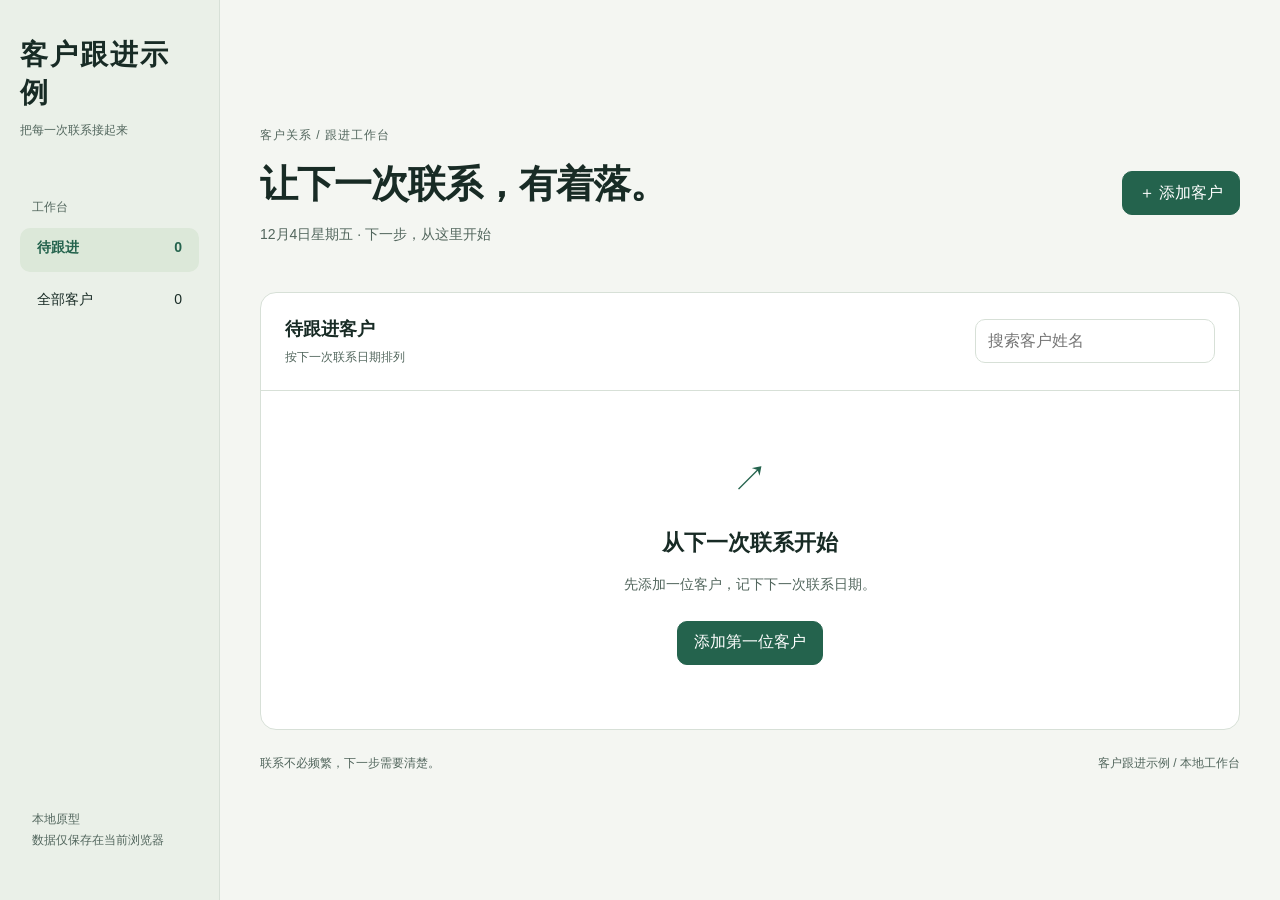
<file: examples/customer-followup/index.html>
<!doctype html>
<html lang="zh-CN">
<head><meta charset="UTF-8"><meta name="viewport" content="width=device-width, initial-scale=1"><title>客户跟进示例 · 客户跟进</title><link rel="stylesheet" href="styles.css"><script src="app.js" defer></script></head>
<body>
<div class="shell">
<aside><a class="brand" href="./">客户跟进示例<span>把每一次联系接起来</span></a><div class="nav-label">工作台</div><nav aria-label="客户视图"><button id="due-view" aria-pressed="true">待跟进 <span id="due-count">0</span></button><button id="all-view" aria-pressed="false">全部客户 <span id="all-count">0</span></button></nav><p class="local-note">本地原型<br>数据仅保存在当前浏览器</p></aside>
<main><header><div><p class="eyebrow">客户关系 / 跟进工作台</p><h1>让下一次联系，有着落。</h1><p id="today" class="subtitle"></p></div><button class="primary" id="add">＋ 添加客户</button></header>
<div id="storage-error" class="warning" role="alert" hidden><span id="storage-message"></span><button id="retry">重试保存</button></div>
<section id="summary" aria-label="跟进概况" hidden><div><span>超期未跟进</span><strong id="overdue">0</strong><small>优先联系这些客户</small></div><div><span>今天待联系</span><strong id="today-count">0</strong><small>给今天留一个明确行动</small></div><div><span>全部客户</span><strong id="total">0</strong><small>每一位都有下一次日期</small></div></section>
<section class="workspace"><div class="toolbar"><div><h2 id="list-heading">待跟进客户</h2><p id="list-description">按下一次联系日期排列</p></div><label class="search"><span class="sr-only">搜索客户姓名</span><input id="search" type="search" placeholder="搜索客户姓名" autocomplete="off"></label></div><div id="empty" class="empty"><span class="empty-mark" aria-hidden="true">↗</span><h3 id="empty-title">从下一次联系开始</h3><p id="empty-text">先添加一位客户，记下下一次联系日期。</p><button id="empty-add" class="primary">添加第一位客户</button></div><ul id="customers" aria-label="客户列表"></ul></section>
<footer>联系不必频繁，下一步需要清楚。<span>客户跟进示例 / 本地工作台</span></footer>
</main></div>
<dialog id="customer-dialog" aria-labelledby="form-title"><form id="customer-form"><div class="dialog-header"><h2 id="form-title">添加客户</h2><button type="button" id="close-dialog" class="close" aria-label="关闭表单">×</button></div><p id="form-description" class="subtitle">先留下一个姓名和下一次联系日期。</p><label id="name-label">客户姓名<input id="customer-name" required maxlength="120" autocomplete="off"></label><label id="record-label" hidden>本次跟进<textarea id="record-text" maxlength="1000" rows="3"></textarea></label><label>下一次联系日期<input id="next-date" type="date" required></label><div class="dialog-actions"><button type="button" id="cancel">取消</button><button type="submit" class="primary" id="save">保存客户</button></div></form></dialog>
</body></html>
</file>
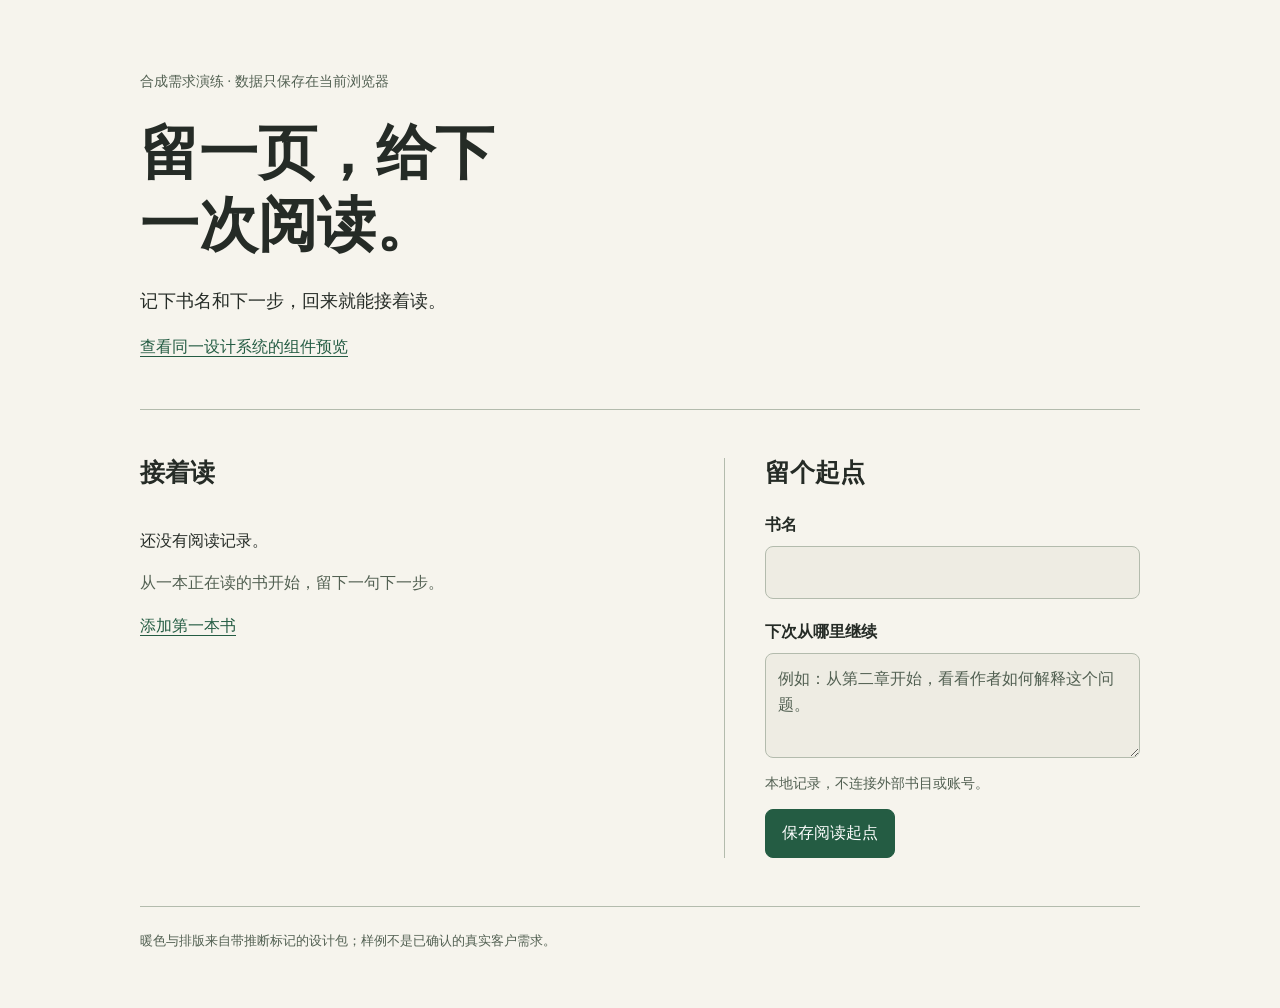
<file: examples/design-system-loop/index.html>
<!doctype html>
<html lang="zh-CN"><head><meta charset="utf-8"><meta name="viewport" content="width=device-width, initial-scale=1"><meta http-equiv="Content-Security-Policy" content="default-src 'self'; script-src 'self'; style-src 'self'; connect-src 'none'; object-src 'none'; base-uri 'none'; form-action 'none'"><title>续读 · 阅读记录演练</title><link rel="stylesheet" href="tokens.css"><link rel="stylesheet" href="styles.css"><script defer src="app.js"></script></head>
<body><main><header><p class="context">合成需求演练 · 数据只保存在当前浏览器</p><h1>留一页，给下一次阅读。</h1><p class="lede">记下书名和下一步，回来就能接着读。</p><a href="design-preview.html">查看同一设计系统的组件预览</a></header>
<p id="storage-error" role="alert" hidden>浏览器存储不可用，当前未保存。请检查存储设置后重试；输入已保留。</p>
<div class="workspace"><section aria-labelledby="reading-title"><div class="section-title"><h2 id="reading-title">接着读</h2><span id="record-count" hidden></span></div><div id="empty"><p>还没有阅读记录。</p><p class="muted">从一本正在读的书开始，留下一句下一步。</p><a href="#book-name">添加第一本书</a></div><ul id="books" aria-label="阅读记录"></ul></section>
<section class="entry" aria-labelledby="entry-title"><h2 id="entry-title">留个起点</h2><form id="book-form" novalidate><label for="book-name">书名</label><input id="book-name" name="title" maxlength="200" required aria-describedby="title-error" autocomplete="off"><p id="title-error" class="error"></p><label for="next-step">下次从哪里继续</label><textarea id="next-step" name="next" rows="3" maxlength="500" placeholder="例如：从第二章开始，看看作者如何解释这个问题。"></textarea><p class="muted hint">本地记录，不连接外部书目或账号。</p><button type="submit">保存阅读起点</button><p id="save-status" role="status" aria-live="polite"></p></form></section></div>
<footer>暖色与排版来自带推断标记的设计包；样例不是已确认的真实客户需求。</footer></main></body></html>
</file>
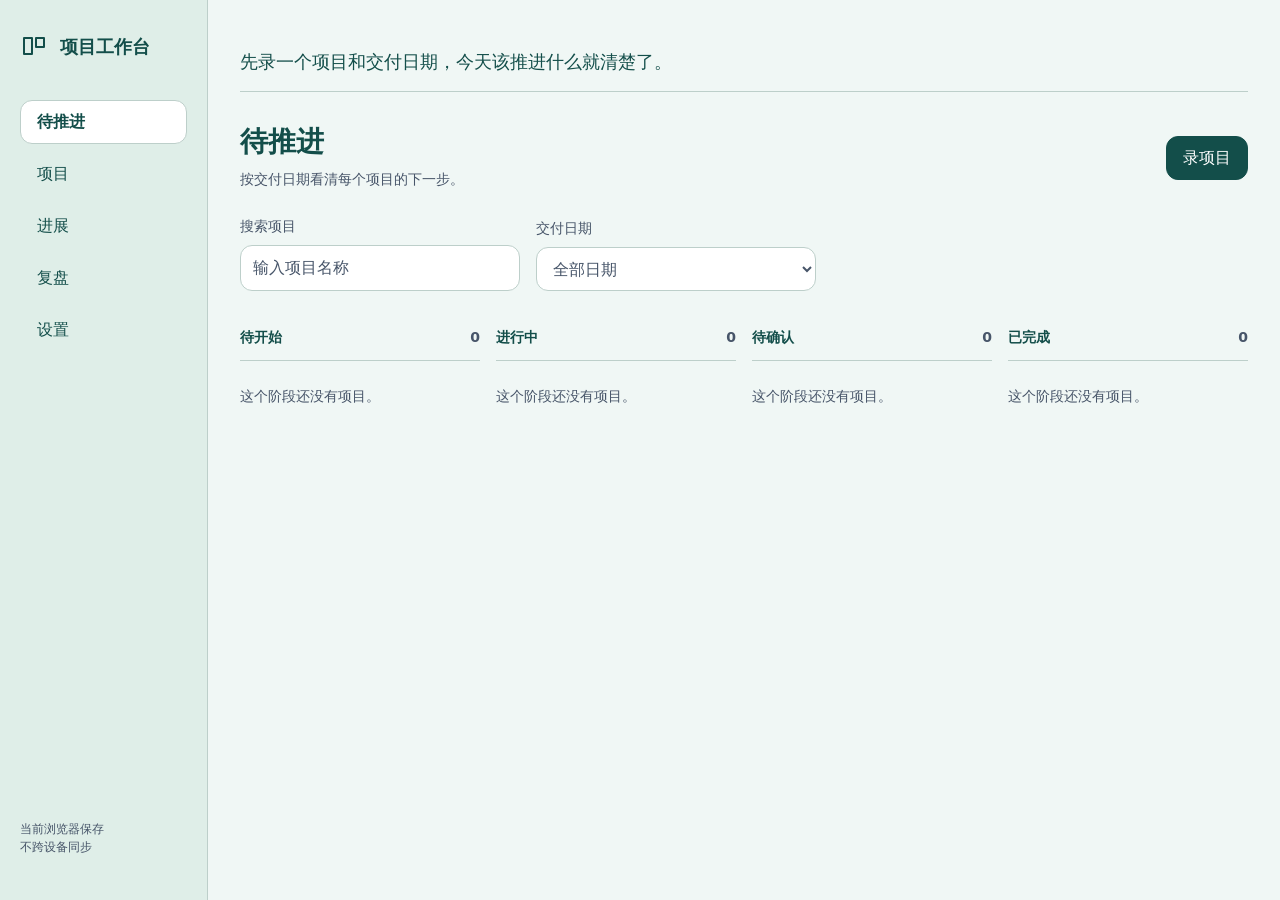
<file: examples/project-workbench/index.html>
<!doctype html>
<html lang="zh-CN"><head><meta charset="utf-8"><meta name="viewport" content="width=device-width,initial-scale=1"><title>项目工作台</title><link rel="stylesheet" href="styles.css"><script defer src="app.js"></script></head><body>
<div class="shell"><aside><a class="brand" href="./"><svg width="28" height="28" viewBox="0 0 28 28" fill="none" aria-hidden="true"><path d="M4 6h8v16H4zM16 6h8v9h-8z" stroke="currentColor" stroke-width="2" stroke-linejoin="round"/></svg>项目工作台</a><nav aria-label="工作区"><button data-view="board" aria-pressed="true">待推进</button><button data-view="projects" aria-pressed="false">项目</button><button data-view="activity" aria-pressed="false">进展</button><button data-view="review" aria-pressed="false">复盘</button><button data-view="settings" aria-pressed="false">设置</button></nav><p class="local-note">当前浏览器保存<br>不跨设备同步</p></aside><main>
<p id="hook" class="hook" role="status">先录一个项目和交付日期，今天该推进什么就清楚了。</p>
<header><div><h1 id="page-title">待推进</h1><p id="page-description">按交付日期看清每个项目的下一步。</p></div><button id="add" class="primary">录项目</button></header>
<div id="storage-error" class="warning" role="alert" hidden><p id="storage-message"></p><button id="retry">重试保存</button></div>
<div id="toolbar" class="toolbar"><label id="search-label">搜索项目<input type="search" id="search" placeholder="输入项目名称" autocomplete="off"></label><label id="due-label">交付日期<select id="due-filter"><option value="all">全部日期</option><option value="overdue">已超期（未完成）</option><option value="today">今天交付</option><option value="upcoming">未来交付</option></select></label></div>
<section id="board" class="board" aria-label="项目阶段看板"></section>
<section id="projects" hidden><div id="project-list" class="list"></div></section>
<section id="activity" hidden><div id="activity-list" class="list"></div></section>
<section id="review" hidden><div class="panel"><h2>每个阶段有多少项目</h2><p class="muted">从当前项目直接计算，数量和标签一起显示。</p><div id="chart"></div></div></section>
<section id="settings" hidden><form id="settings-form" class="panel"><h2>你的称呼</h2><label>称呼<input id="owner-name" maxlength="40" placeholder="例如：示例用户"></label><button class="primary" type="submit">保存称呼</button><p id="settings-status" role="status"></p><p class="muted">数据保存在当前浏览器。清除站点数据会清除项目，请保留原始工作资料。</p></form></section>
<p id="empty" class="empty" hidden></p></main></div>
<dialog id="create-dialog" aria-labelledby="create-title"><form id="create-form"><h2 id="create-title">录一个项目</h2><label>项目名称<input id="project-name" required maxlength="120" autocomplete="off"></label><label>交付日期<input id="project-due" type="date" required></label><div class="actions"><button type="button" data-close="create-dialog">取消</button><button id="create-save" class="primary" type="submit">保存项目</button></div></form></dialog>
<dialog id="detail-dialog" aria-labelledby="detail-title"><h2 id="detail-title"></h2><p id="detail-date" class="muted"></p><form id="detail-form"><label>阶段<select id="detail-stage"><option value="todo">待开始</option><option value="active">进行中</option><option value="review">待确认</option><option value="done">已完成</option></select></label><label>下一步 / 本次进展<textarea id="detail-note" maxlength="1000" rows="3" placeholder="这次推进了什么，下一步做什么"></textarea></label><div class="actions"><button type="button" data-close="detail-dialog">关闭</button><button id="detail-save" class="primary" type="submit">保存进展</button></div></form><h3>进展历史</h3><ul id="detail-history"></ul></dialog>
</body></html>
</file>
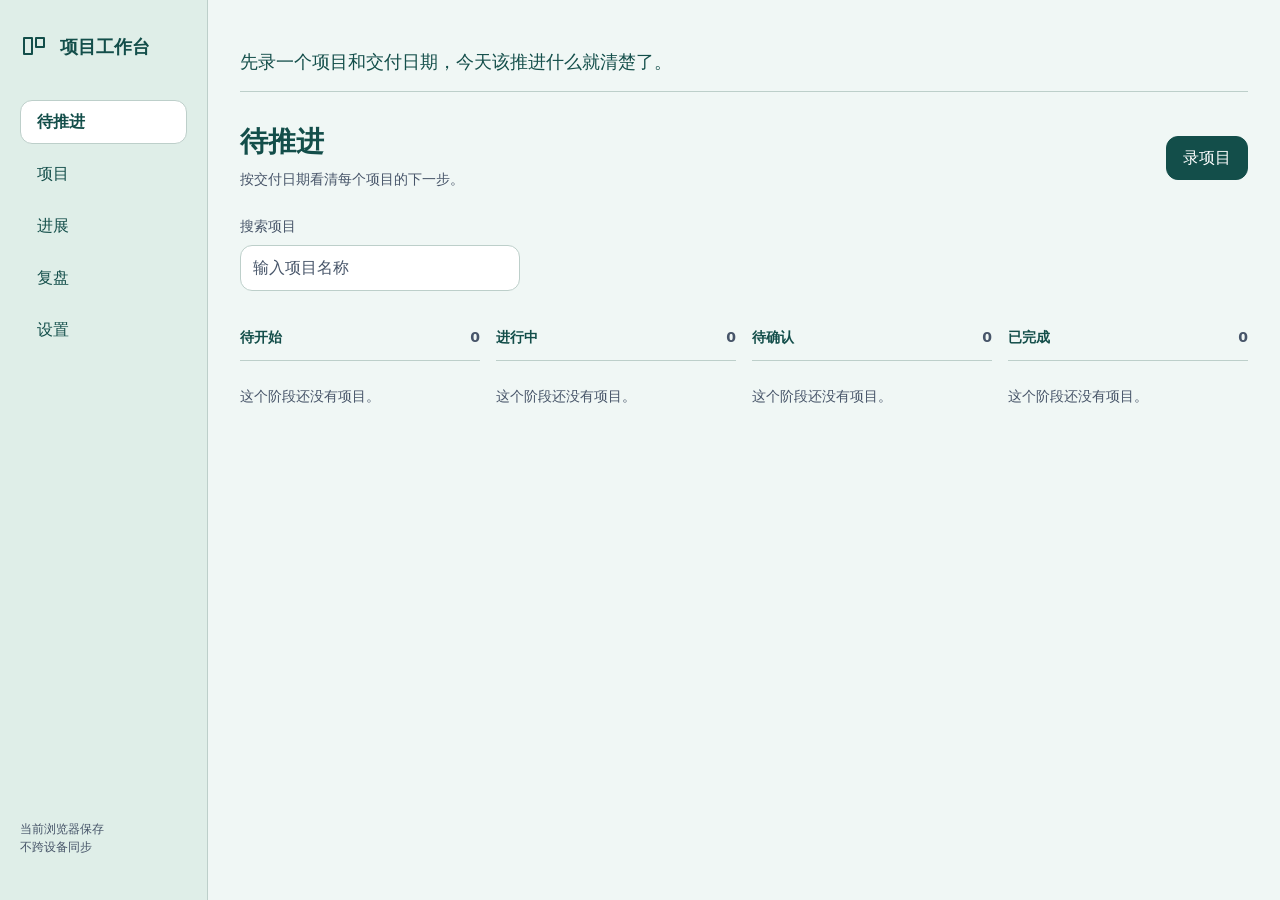
<file: examples/project-workbench/baseline/index.html>
<!doctype html>
<html lang="zh-CN"><head><meta charset="utf-8"><meta name="viewport" content="width=device-width,initial-scale=1"><title>项目工作台</title><link rel="stylesheet" href="styles.css"><script defer src="app.js"></script></head><body>
<div class="shell"><aside><a class="brand" href="./"><svg width="28" height="28" viewBox="0 0 28 28" fill="none" aria-hidden="true"><path d="M4 6h8v16H4zM16 6h8v9h-8z" stroke="currentColor" stroke-width="2" stroke-linejoin="round"/></svg>项目工作台</a><nav aria-label="工作区"><button data-view="board" aria-pressed="true">待推进</button><button data-view="projects" aria-pressed="false">项目</button><button data-view="activity" aria-pressed="false">进展</button><button data-view="review" aria-pressed="false">复盘</button><button data-view="settings" aria-pressed="false">设置</button></nav><p class="local-note">当前浏览器保存<br>不跨设备同步</p></aside><main>
<p id="hook" class="hook" role="status">先录一个项目和交付日期，今天该推进什么就清楚了。</p>
<header><div><h1 id="page-title">待推进</h1><p id="page-description">按交付日期看清每个项目的下一步。</p></div><button id="add" class="primary">录项目</button></header>
<div id="storage-error" class="warning" role="alert" hidden><p id="storage-message"></p><button id="retry">重试保存</button></div>
<div id="toolbar" class="toolbar"><label id="search-label">搜索项目<input type="search" id="search" placeholder="输入项目名称" autocomplete="off"></label></div>
<section id="board" class="board" aria-label="项目阶段看板"></section>
<section id="projects" hidden><div id="project-list" class="list"></div></section>
<section id="activity" hidden><div id="activity-list" class="list"></div></section>
<section id="review" hidden><div class="panel"><h2>每个阶段有多少项目</h2><p class="muted">从当前项目直接计算，数量和标签一起显示。</p><div id="chart"></div></div></section>
<section id="settings" hidden><form id="settings-form" class="panel"><h2>你的称呼</h2><label>称呼<input id="owner-name" maxlength="40" placeholder="例如：示例用户"></label><button class="primary" type="submit">保存称呼</button><p id="settings-status" role="status"></p><p class="muted">数据保存在当前浏览器。清除站点数据会清除项目，请保留原始工作资料。</p></form></section>
<p id="empty" class="empty" hidden></p></main></div>
<dialog id="create-dialog" aria-labelledby="create-title"><form id="create-form"><h2 id="create-title">录一个项目</h2><label>项目名称<input id="project-name" required maxlength="120" autocomplete="off"></label><label>交付日期<input id="project-due" type="date" required></label><div class="actions"><button type="button" data-close="create-dialog">取消</button><button id="create-save" class="primary" type="submit">保存项目</button></div></form></dialog>
<dialog id="detail-dialog" aria-labelledby="detail-title"><h2 id="detail-title"></h2><p id="detail-date" class="muted"></p><form id="detail-form"><label>阶段<select id="detail-stage"><option value="todo">待开始</option><option value="active">进行中</option><option value="review">待确认</option><option value="done">已完成</option></select></label><label>下一步 / 本次进展<textarea id="detail-note" maxlength="1000" rows="3" placeholder="这次推进了什么，下一步做什么"></textarea></label><div class="actions"><button type="button" data-close="detail-dialog">关闭</button><button id="detail-save" class="primary" type="submit">保存进展</button></div></form><h3>进展历史</h3><ul id="detail-history"></ul></dialog>
</body></html>
</file>
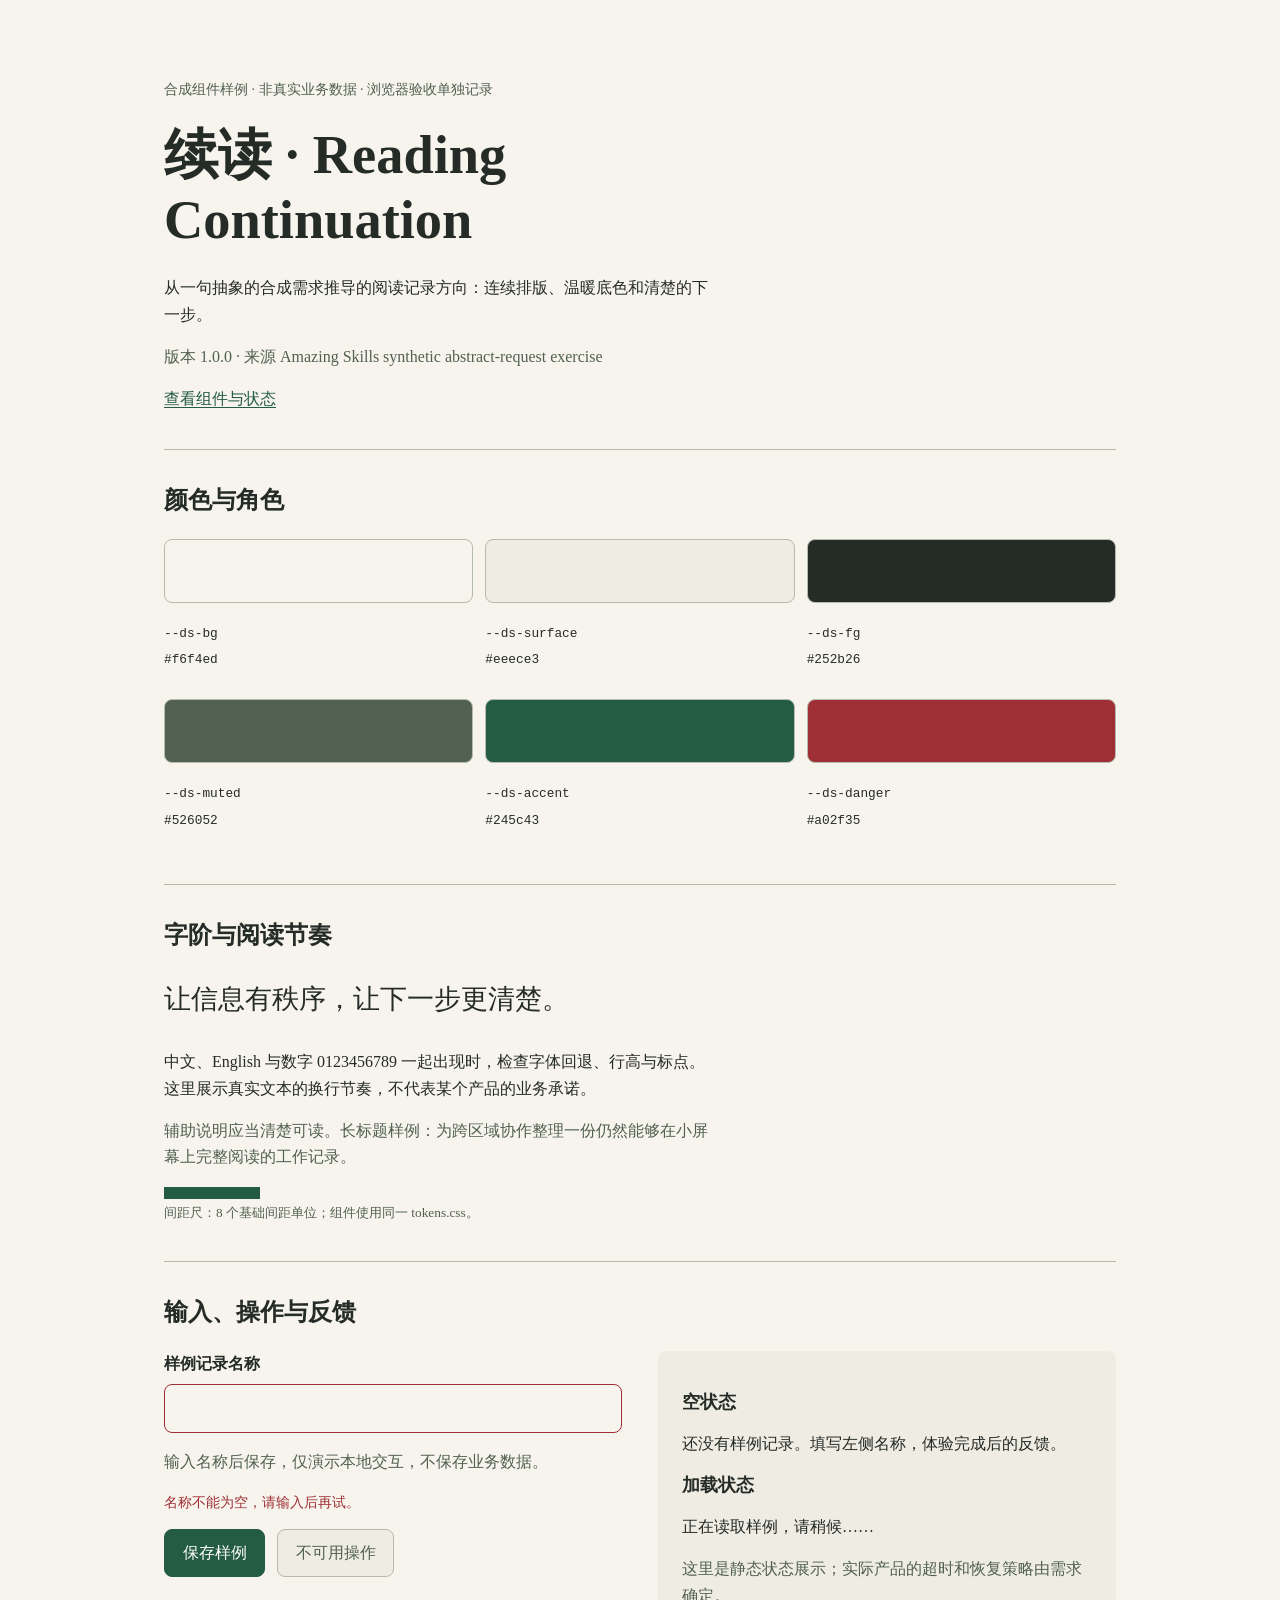
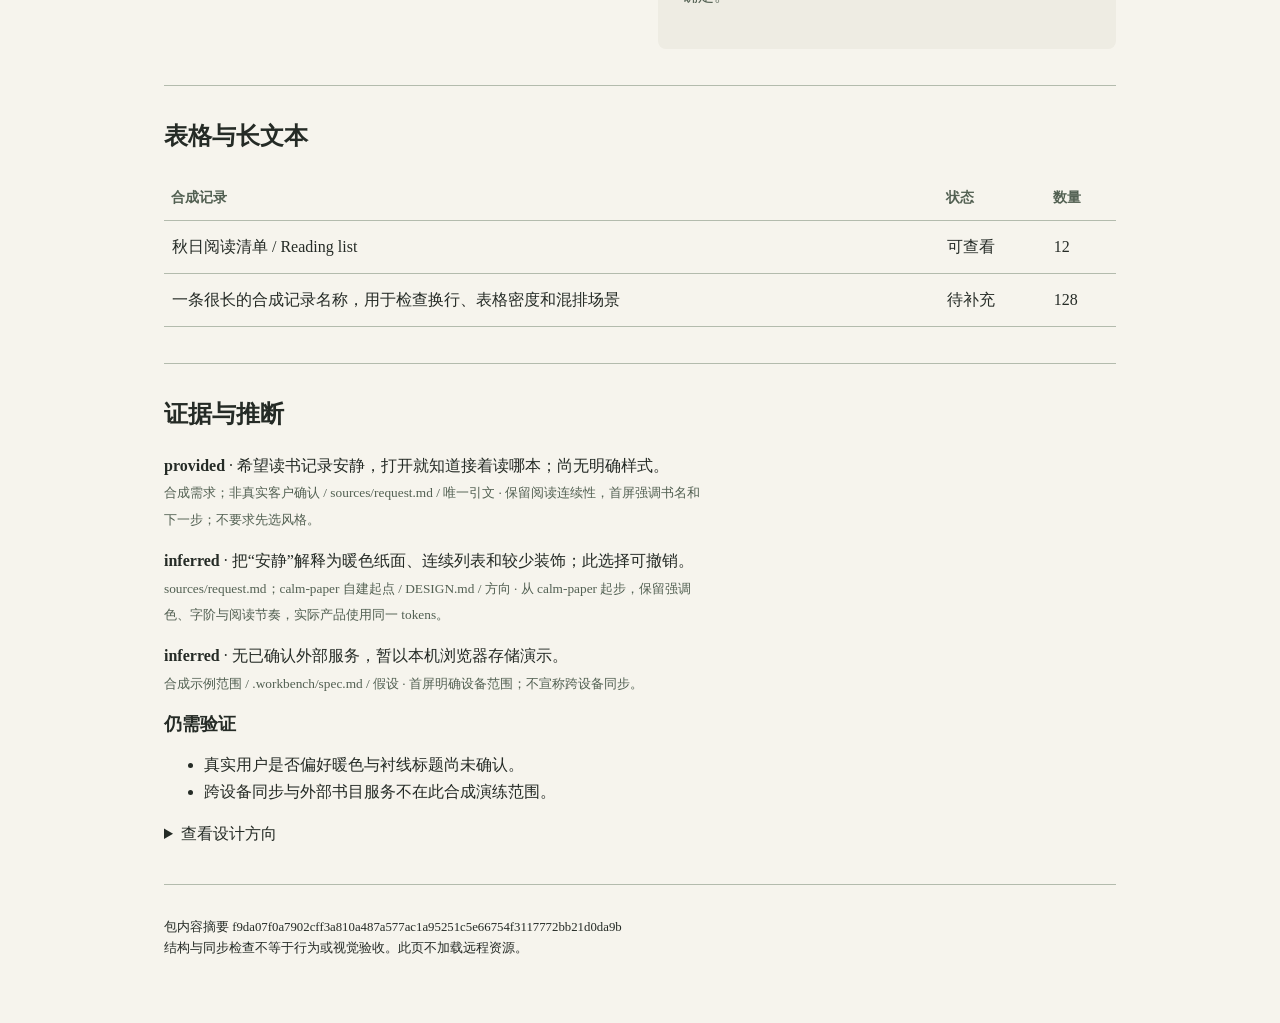
<file: examples/design-system-loop/design-preview.html>
<!doctype html>
<html lang="zh-CN">
<head>
<meta charset="utf-8"><meta name="viewport" content="width=device-width,initial-scale=1">
<meta http-equiv="Content-Security-Policy" content="default-src 'none'; style-src 'unsafe-inline'; script-src 'unsafe-inline'; base-uri 'none'; form-action 'none'">
<title>续读 · Reading Continuation · 组件预览</title>
<style>
:root {
  --ds-bg: #f6f4ed;
  --ds-surface: #eeece3;
  --ds-fg: #252b26;
  --ds-muted: #526052;
  --ds-border: #b3bbad;
  --ds-accent: #245c43;
  --ds-accent-on: #ffffff;
  --ds-danger: #a02f35;
  --ds-font-body: Georgia, "Noto Serif SC", "Songti SC", serif;
  --ds-font-display: Georgia, "Noto Serif SC", "Songti SC", serif;
  --ds-space: 12px;
  --ds-radius: 8px;
  --ds-content: 1080px;
  --ds-text: 16px;
  --ds-leading: 1.65;
  --ds-control: 44px;
}

*{box-sizing:border-box}html{background:var(--ds-bg);color:var(--ds-fg);font-family:var(--ds-font-body);font-size:var(--ds-text);line-height:var(--ds-leading)}body{margin:0}::selection{background:var(--ds-accent);color:var(--ds-accent-on)}main{max-width:var(--ds-content);margin:auto;padding:clamp(20px,5vw,64px)}a{color:var(--ds-accent);text-underline-offset:.2em}h1,h2,h3{font-family:var(--ds-font-display);line-height:1.2;overflow-wrap:anywhere}h1{font-size:clamp(2rem,5vw,3.4rem);max-width:20ch;margin:.4em 0}h2{font-size:1.5rem;margin:0 0 1em}h3{font-size:1.1rem}p{max-width:68ch}header{padding-bottom:calc(var(--ds-space)*3);border-bottom:1px solid var(--ds-border)}.muted,small{color:var(--ds-muted)}.notice{font-size:.875rem}.section{padding:calc(var(--ds-space)*3) 0;border-bottom:1px solid var(--ds-border)}.swatches{display:grid;grid-template-columns:repeat(3,minmax(0,1fr));gap:var(--ds-space)}.swatch{min-width:0}.color{height:64px;border:1px solid var(--ds-border);border-radius:var(--ds-radius)}code{font-size:.8rem;overflow-wrap:anywhere}code,pre{font-family:ui-monospace,SFMono-Regular,Consolas,"Noto Sans SC",monospace}pre{white-space:pre-wrap;overflow-wrap:anywhere}label{display:block;margin-bottom:.4rem;font-weight:600}input,button{font:inherit;min-height:var(--ds-control);border-radius:var(--ds-radius)}input{width:100%;padding:.65em .8em;color:var(--ds-fg);background:var(--ds-bg);border:1px solid var(--ds-border);caret-color:var(--ds-accent)}input[aria-invalid=true]{border-color:var(--ds-danger)}button{padding:.6em 1.1em;border:1px solid var(--ds-accent);background:var(--ds-accent);color:var(--ds-accent-on);cursor:pointer}button:hover:not(:disabled){text-decoration:underline;text-underline-offset:.2em}button:disabled{background:var(--ds-surface);color:var(--ds-muted);border-color:var(--ds-border);cursor:not-allowed}a:focus-visible,button:focus-visible,input:focus-visible,summary:focus-visible,[tabindex]:focus-visible{outline:3px solid var(--ds-accent);outline-offset:4px}.controls{display:flex;gap:var(--ds-space);flex-wrap:wrap;align-items:center}.columns{display:grid;grid-template-columns:1fr 1fr;gap:calc(var(--ds-space)*3)}.error{color:var(--ds-danger);font-size:.9rem}.specimen{font-family:var(--ds-font-display);font-size:1.7rem}.panel{background:var(--ds-surface);padding:calc(var(--ds-space)*2);border-radius:var(--ds-radius)}.table-wrap{overflow:auto}table{border-collapse:collapse;width:100%;font-variant-numeric:tabular-nums}th,td{padding:.8em .5em;border-bottom:1px solid var(--ds-border);text-align:left}th{font-size:.875rem;color:var(--ds-muted)}td:nth-child(2),th:nth-child(2){white-space:nowrap}td:first-child{min-width:12ch;overflow-wrap:anywhere}.ruler{height:var(--ds-space);background:var(--ds-accent);width:calc(var(--ds-space)*8);max-width:100%}summary{cursor:pointer}footer{font-size:.8rem;padding-top:2rem;overflow-wrap:anywhere}@media(max-width:640px){.columns{grid-template-columns:1fr}.swatches{grid-template-columns:repeat(2,minmax(0,1fr))}main{padding:24px 20px}.section{padding:28px 0}}@media(prefers-reduced-motion:reduce){*{scroll-behavior:auto}}
</style></head>
<body><main>
<header><p class="notice muted">合成组件样例 · 非真实业务数据 · 浏览器验收单独记录</p><h1>续读 · Reading Continuation</h1><p>从一句抽象的合成需求推导的阅读记录方向：连续排版、温暖底色和清楚的下一步。</p><p class="muted">版本 1.0.0 · 来源 Amazing Skills synthetic abstract-request exercise</p><a href="#components">查看组件与状态</a></header>
<section class="section" aria-labelledby="palette"><h2 id="palette">颜色与角色</h2><div class="swatches"><div class="swatch"><div class="color" style="background:var(--ds-bg)"></div><p><code>--ds-bg</code><br><code>#f6f4ed</code></p></div><div class="swatch"><div class="color" style="background:var(--ds-surface)"></div><p><code>--ds-surface</code><br><code>#eeece3</code></p></div><div class="swatch"><div class="color" style="background:var(--ds-fg)"></div><p><code>--ds-fg</code><br><code>#252b26</code></p></div><div class="swatch"><div class="color" style="background:var(--ds-muted)"></div><p><code>--ds-muted</code><br><code>#526052</code></p></div><div class="swatch"><div class="color" style="background:var(--ds-accent)"></div><p><code>--ds-accent</code><br><code>#245c43</code></p></div><div class="swatch"><div class="color" style="background:var(--ds-danger)"></div><p><code>--ds-danger</code><br><code>#a02f35</code></p></div></div></section>
<section class="section"><h2>字阶与阅读节奏</h2><p class="specimen">让信息有秩序，让下一步更清楚。</p><p>中文、English 与数字 0123456789 一起出现时，检查字体回退、行高与标点。这里展示真实文本的换行节奏，不代表某个产品的业务承诺。</p><p class="muted">辅助说明应当清楚可读。长标题样例：为跨区域协作整理一份仍然能够在小屏幕上完整阅读的工作记录。</p><div class="ruler" aria-hidden="true"></div><small>间距尺：8 个基础间距单位；组件使用同一 tokens.css。</small></section>
<section class="section" id="components"><h2>输入、操作与反馈</h2><div class="columns"><form id="demo-form" novalidate><label for="demo-name">样例记录名称</label><input id="demo-name" name="name" aria-describedby="name-help name-error" aria-invalid="true" autocomplete="off"><p id="name-help" class="muted">输入名称后保存，仅演示本地交互，不保存业务数据。</p><p id="name-error" class="error">名称不能为空，请输入后再试。</p><div class="controls"><button type="submit">保存样例</button><button disabled type="button">不可用操作</button></div><p id="form-status" role="status" aria-live="polite"></p></form><div class="panel"><h3>空状态</h3><p>还没有样例记录。填写左侧名称，体验完成后的反馈。</p><h3>加载状态</h3><p role="status">正在读取样例，请稍候……</p><p class="muted">这里是静态状态展示；实际产品的超时和恢复策略由需求确定。</p></div></div></section>
<section class="section"><h2>表格与长文本</h2><div class="table-wrap" tabindex="0" role="region" aria-label="合成记录表格"><table><thead><tr><th scope="col">合成记录</th><th scope="col">状态</th><th scope="col">数量</th></tr></thead><tbody><tr><td>秋日阅读清单 / Reading list</td><td>可查看</td><td>12</td></tr><tr><td>一条很长的合成记录名称，用于检查换行、表格密度和混排场景</td><td>待补充</td><td>128</td></tr></tbody></table></div></section>
<section class="section"><h2>证据与推断</h2><p><strong>provided</strong> · 希望读书记录安静，打开就知道接着读哪本；尚无明确样式。<br><small>合成需求；非真实客户确认 / sources/request.md / 唯一引文 · 保留阅读连续性，首屏强调书名和下一步；不要求先选风格。</small></p><p><strong>inferred</strong> · 把“安静”解释为暖色纸面、连续列表和较少装饰；此选择可撤销。<br><small>sources/request.md；calm-paper 自建起点 / DESIGN.md / 方向 · 从 calm-paper 起步，保留强调色、字阶与阅读节奏，实际产品使用同一 tokens。</small></p><p><strong>inferred</strong> · 无已确认外部服务，暂以本机浏览器存储演示。<br><small>合成示例范围 / .workbench/spec.md / 假设 · 首屏明确设备范围；不宣称跨设备同步。</small></p><h3>仍需验证</h3><ul><li>真实用户是否偏好暖色与衬线标题尚未确认。</li><li>跨设备同步与外部书目服务不在此合成演练范围。</li></ul><details><summary>查看设计方向</summary><pre># 续读设计规范

## 方向

来自 sources/request.md 的合成抽象意图：安静，并能找到下一次阅读的起点。暖色纸面和衬线标题是可撤销推断，不是客户确认。以 calm-paper 自建合成包起步，不复制外部品牌。

## 排版与颜色

精确值由 tokens.css 管理；背景、文本、辅助文本、强调色与错误消费 --ds-bg、--ds-fg、--ds-muted、--ds-accent、--ds-danger。正文与标题使用 --ds-font-body / --ds-font-display 中的中文回退；不加载外部资源。

## 布局与密度

桌面采用连续列表配侧边输入，避免卡片堆叠；小屏先呈现阅读列表，再呈现新增操作。长标题换行，列表能在放大字体后继续阅读。空间使用 --ds-space 的倍数；按钮高度使用 --ds-control。

## 组件与状态

冷启动没有假书目或数字；给出添加入口。保存显示输入错误与本地反馈，记录下一步时保持书名。列表以真实本地记录计算，删除以明确书名命名；存储失败显示错误，不伪装保存成功。组件预览中的数据明确为合成，不作为应用初始数据。

## 交互与响应式

Tab 能到达表单和操作，焦点可见；新增成功后清空表单并回到书名，恢复阅读依据记录内容。无必要动效。桌面与小屏实际渲染需独立验收；组件预览不能替代应用检查。

## 实现与接续

index.html 直接 link tokens.css，styles.css 使用变量，无第二套主题值；变更前后使用 project check-design，设计锁保护 DESIGN.md 与 tokens.css。产品依据为 .workbench/spec.md，取舍记 .product/decisions.md。
</pre></details></section>
<footer>包内容摘要 f9da07f0a7902cff3a810a487a577ac1a95251c5e66754f3117772bb21d0da9b<br>结构与同步检查不等于行为或视觉验收。此页不加载远程资源。</footer>
</main><script>
const form=document.getElementById('demo-form'),field=document.getElementById('demo-name'),error=document.getElementById('name-error'),status=document.getElementById('form-status');
field.addEventListener('input',()=>{if(field.value.trim()){field.setAttribute('aria-invalid','false');error.textContent='';}});
form.addEventListener('submit',event=>{event.preventDefault();if(!field.value.trim()){field.setAttribute('aria-invalid','true');error.textContent='名称不能为空，请输入后再试。';status.textContent='';field.focus();return;}field.setAttribute('aria-invalid','false');error.textContent='';status.textContent='样例已保存：'+field.value.trim()+'（仅当前预览，不持久化）';});
</script></body></html>
</file>
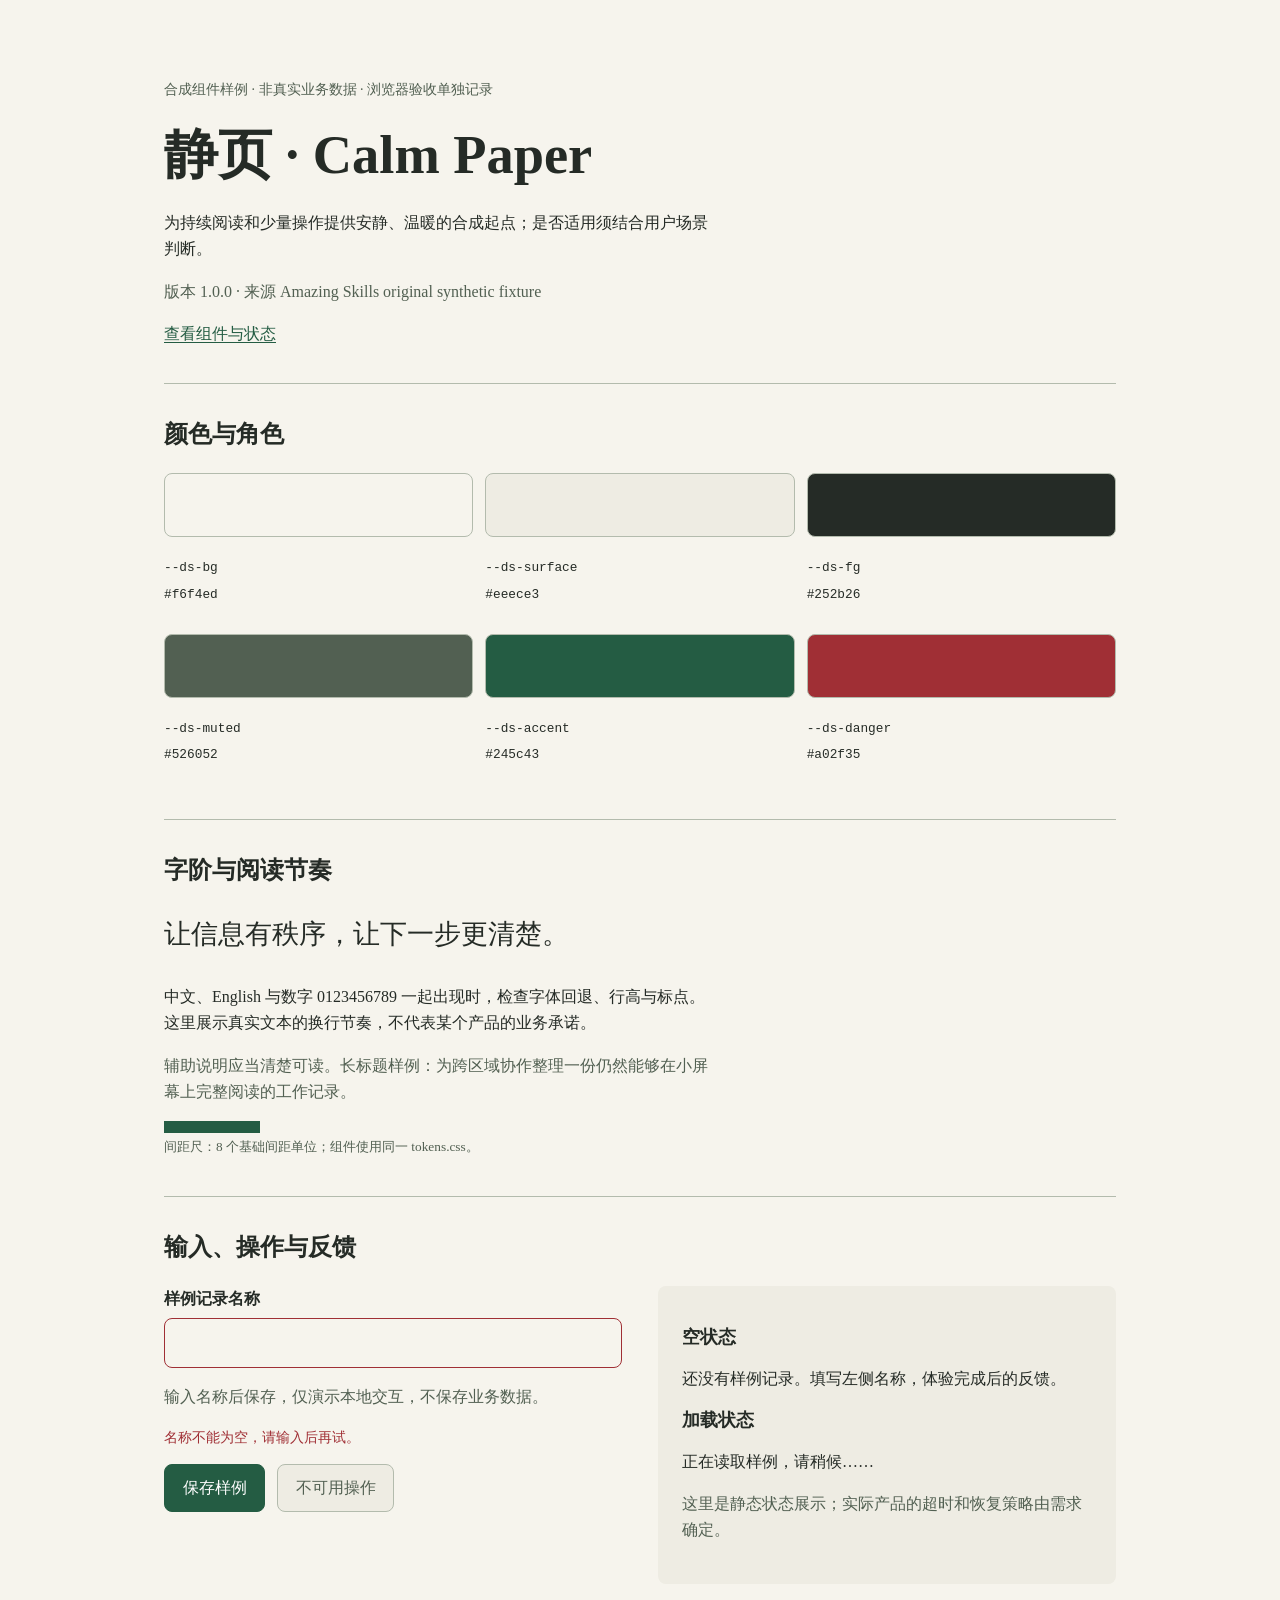
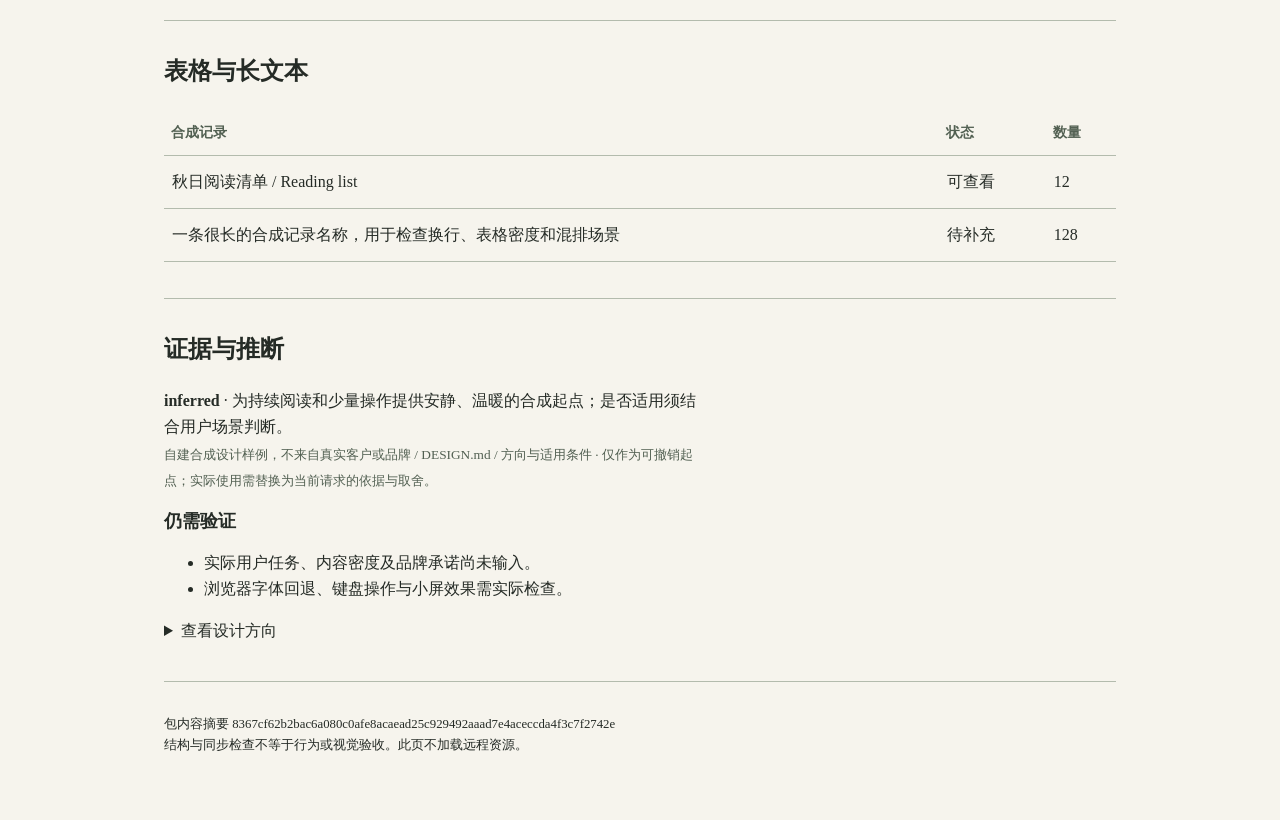
<file: skills/design-reference-extraction/assets/systems/calm-paper/design-preview.html>
<!doctype html>
<html lang="zh-CN">
<head>
<meta charset="utf-8"><meta name="viewport" content="width=device-width,initial-scale=1">
<meta http-equiv="Content-Security-Policy" content="default-src 'none'; style-src 'unsafe-inline'; script-src 'unsafe-inline'; base-uri 'none'; form-action 'none'">
<title>静页 · Calm Paper · 组件预览</title>
<style>
:root {
  --ds-bg: #f6f4ed;
  --ds-surface: #eeece3;
  --ds-fg: #252b26;
  --ds-muted: #526052;
  --ds-border: #b3bbad;
  --ds-accent: #245c43;
  --ds-accent-on: #ffffff;
  --ds-danger: #a02f35;
  --ds-font-body: Georgia, "Noto Serif SC", "Songti SC", serif;
  --ds-font-display: Georgia, "Noto Serif SC", "Songti SC", serif;
  --ds-space: 12px;
  --ds-radius: 8px;
  --ds-content: 1080px;
  --ds-text: 16px;
  --ds-leading: 1.65;
  --ds-control: 44px;
}

*{box-sizing:border-box}html{background:var(--ds-bg);color:var(--ds-fg);font-family:var(--ds-font-body);font-size:var(--ds-text);line-height:var(--ds-leading)}body{margin:0}::selection{background:var(--ds-accent);color:var(--ds-accent-on)}main{max-width:var(--ds-content);margin:auto;padding:clamp(20px,5vw,64px)}a{color:var(--ds-accent);text-underline-offset:.2em}h1,h2,h3{font-family:var(--ds-font-display);line-height:1.2;overflow-wrap:anywhere}h1{font-size:clamp(2rem,5vw,3.4rem);max-width:20ch;margin:.4em 0}h2{font-size:1.5rem;margin:0 0 1em}h3{font-size:1.1rem}p{max-width:68ch}header{padding-bottom:calc(var(--ds-space)*3);border-bottom:1px solid var(--ds-border)}.muted,small{color:var(--ds-muted)}.notice{font-size:.875rem}.section{padding:calc(var(--ds-space)*3) 0;border-bottom:1px solid var(--ds-border)}.swatches{display:grid;grid-template-columns:repeat(3,minmax(0,1fr));gap:var(--ds-space)}.swatch{min-width:0}.color{height:64px;border:1px solid var(--ds-border);border-radius:var(--ds-radius)}code{font-size:.8rem;overflow-wrap:anywhere}code,pre{font-family:ui-monospace,SFMono-Regular,Consolas,"Noto Sans SC",monospace}pre{white-space:pre-wrap;overflow-wrap:anywhere}label{display:block;margin-bottom:.4rem;font-weight:600}input,button{font:inherit;min-height:var(--ds-control);border-radius:var(--ds-radius)}input{width:100%;padding:.65em .8em;color:var(--ds-fg);background:var(--ds-bg);border:1px solid var(--ds-border);caret-color:var(--ds-accent)}input[aria-invalid=true]{border-color:var(--ds-danger)}button{padding:.6em 1.1em;border:1px solid var(--ds-accent);background:var(--ds-accent);color:var(--ds-accent-on);cursor:pointer}button:hover:not(:disabled){text-decoration:underline;text-underline-offset:.2em}button:disabled{background:var(--ds-surface);color:var(--ds-muted);border-color:var(--ds-border);cursor:not-allowed}a:focus-visible,button:focus-visible,input:focus-visible,summary:focus-visible,[tabindex]:focus-visible{outline:3px solid var(--ds-accent);outline-offset:4px}.controls{display:flex;gap:var(--ds-space);flex-wrap:wrap;align-items:center}.columns{display:grid;grid-template-columns:1fr 1fr;gap:calc(var(--ds-space)*3)}.error{color:var(--ds-danger);font-size:.9rem}.specimen{font-family:var(--ds-font-display);font-size:1.7rem}.panel{background:var(--ds-surface);padding:calc(var(--ds-space)*2);border-radius:var(--ds-radius)}.table-wrap{overflow:auto}table{border-collapse:collapse;width:100%;font-variant-numeric:tabular-nums}th,td{padding:.8em .5em;border-bottom:1px solid var(--ds-border);text-align:left}th{font-size:.875rem;color:var(--ds-muted)}td:nth-child(2),th:nth-child(2){white-space:nowrap}td:first-child{min-width:12ch;overflow-wrap:anywhere}.ruler{height:var(--ds-space);background:var(--ds-accent);width:calc(var(--ds-space)*8);max-width:100%}summary{cursor:pointer}footer{font-size:.8rem;padding-top:2rem;overflow-wrap:anywhere}@media(max-width:640px){.columns{grid-template-columns:1fr}.swatches{grid-template-columns:repeat(2,minmax(0,1fr))}main{padding:24px 20px}.section{padding:28px 0}}@media(prefers-reduced-motion:reduce){*{scroll-behavior:auto}}
</style></head>
<body><main>
<header><p class="notice muted">合成组件样例 · 非真实业务数据 · 浏览器验收单独记录</p><h1>静页 · Calm Paper</h1><p>为持续阅读和少量操作提供安静、温暖的合成起点；是否适用须结合用户场景判断。</p><p class="muted">版本 1.0.0 · 来源 Amazing Skills original synthetic fixture</p><a href="#components">查看组件与状态</a></header>
<section class="section" aria-labelledby="palette"><h2 id="palette">颜色与角色</h2><div class="swatches"><div class="swatch"><div class="color" style="background:var(--ds-bg)"></div><p><code>--ds-bg</code><br><code>#f6f4ed</code></p></div><div class="swatch"><div class="color" style="background:var(--ds-surface)"></div><p><code>--ds-surface</code><br><code>#eeece3</code></p></div><div class="swatch"><div class="color" style="background:var(--ds-fg)"></div><p><code>--ds-fg</code><br><code>#252b26</code></p></div><div class="swatch"><div class="color" style="background:var(--ds-muted)"></div><p><code>--ds-muted</code><br><code>#526052</code></p></div><div class="swatch"><div class="color" style="background:var(--ds-accent)"></div><p><code>--ds-accent</code><br><code>#245c43</code></p></div><div class="swatch"><div class="color" style="background:var(--ds-danger)"></div><p><code>--ds-danger</code><br><code>#a02f35</code></p></div></div></section>
<section class="section"><h2>字阶与阅读节奏</h2><p class="specimen">让信息有秩序，让下一步更清楚。</p><p>中文、English 与数字 0123456789 一起出现时，检查字体回退、行高与标点。这里展示真实文本的换行节奏，不代表某个产品的业务承诺。</p><p class="muted">辅助说明应当清楚可读。长标题样例：为跨区域协作整理一份仍然能够在小屏幕上完整阅读的工作记录。</p><div class="ruler" aria-hidden="true"></div><small>间距尺：8 个基础间距单位；组件使用同一 tokens.css。</small></section>
<section class="section" id="components"><h2>输入、操作与反馈</h2><div class="columns"><form id="demo-form" novalidate><label for="demo-name">样例记录名称</label><input id="demo-name" name="name" aria-describedby="name-help name-error" aria-invalid="true" autocomplete="off"><p id="name-help" class="muted">输入名称后保存，仅演示本地交互，不保存业务数据。</p><p id="name-error" class="error">名称不能为空，请输入后再试。</p><div class="controls"><button type="submit">保存样例</button><button disabled type="button">不可用操作</button></div><p id="form-status" role="status" aria-live="polite"></p></form><div class="panel"><h3>空状态</h3><p>还没有样例记录。填写左侧名称，体验完成后的反馈。</p><h3>加载状态</h3><p role="status">正在读取样例，请稍候……</p><p class="muted">这里是静态状态展示；实际产品的超时和恢复策略由需求确定。</p></div></div></section>
<section class="section"><h2>表格与长文本</h2><div class="table-wrap" tabindex="0" role="region" aria-label="合成记录表格"><table><thead><tr><th scope="col">合成记录</th><th scope="col">状态</th><th scope="col">数量</th></tr></thead><tbody><tr><td>秋日阅读清单 / Reading list</td><td>可查看</td><td>12</td></tr><tr><td>一条很长的合成记录名称，用于检查换行、表格密度和混排场景</td><td>待补充</td><td>128</td></tr></tbody></table></div></section>
<section class="section"><h2>证据与推断</h2><p><strong>inferred</strong> · 为持续阅读和少量操作提供安静、温暖的合成起点；是否适用须结合用户场景判断。<br><small>自建合成设计样例，不来自真实客户或品牌 / DESIGN.md / 方向与适用条件 · 仅作为可撤销起点；实际使用需替换为当前请求的依据与取舍。</small></p><h3>仍需验证</h3><ul><li>实际用户任务、内容密度及品牌承诺尚未输入。</li><li>浏览器字体回退、键盘操作与小屏效果需实际检查。</li></ul><details><summary>查看设计方向</summary><pre># 静页 · Calm Paper

## 方向与适用条件

为持续阅读和少量操作提供安静、温暖的合成起点；是否适用须结合用户场景判断。 这是自建合成样例，不是已确认的用户设计，不代表外部品牌。无参考时可以从任务推导新方向，无需选用本样例。

## 颜色与排版

精确值由 tokens.css 单独管理。页面使用 --ds-bg，组件区域使用 --ds-surface，正文使用 --ds-fg，辅助文字使用 --ds-muted；主操作用 --ds-accent 与 --ds-accent-on，错误同时用 --ds-danger 和文字表达。正文与标题消费 --ds-font-body / --ds-font-display；包含中文回退，不加载远程字体。

## 密度与布局

保持连续阅读，段落成组、章节之间留白；避免装饰打断内容。 使用 --ds-space 构成间距，--ds-content 限制内容宽度。小屏单列，长文本可换行，表格必要时局部横向滚动，页面整体不横溢。

## 组件与状态

按钮、输入、表格和空状态见 design-preview.html；焦点始终可见，禁用状态有明确文本与原生 disabled。错误保留输入并说明恢复方法，加载与空数据分开。样例数据明确为合成，不引入产品规则或统计。

## 动效与边界

本样例不需要动效。后续按实际任务选择，并尊重减少动态效果偏好。现有项目优先继承既有规范，不通过选择本包覆盖事实。

## 实现与验收

消费 tokens.css，按实际页面核对计算样式。查看桌面和小屏，检查中文混排、长文本、键盘焦点、表单错误及保存反馈。行为检查、视觉检查与未验证分别记录。预览只是组件样例，不代替实际产品验收；完成后使用现有设计锁保护规范与 tokens。
</pre></details></section>
<footer>包内容摘要 8367cf62b2bac6a080c0afe8acaead25c929492aaad7e4aceccda4f3c7f2742e<br>结构与同步检查不等于行为或视觉验收。此页不加载远程资源。</footer>
</main><script>
const form=document.getElementById('demo-form'),field=document.getElementById('demo-name'),error=document.getElementById('name-error'),status=document.getElementById('form-status');
field.addEventListener('input',()=>{if(field.value.trim()){field.setAttribute('aria-invalid','false');error.textContent='';}});
form.addEventListener('submit',event=>{event.preventDefault();if(!field.value.trim()){field.setAttribute('aria-invalid','true');error.textContent='名称不能为空，请输入后再试。';status.textContent='';field.focus();return;}field.setAttribute('aria-invalid','false');error.textContent='';status.textContent='样例已保存：'+field.value.trim()+'（仅当前预览，不持久化）';});
</script></body></html>
</file>
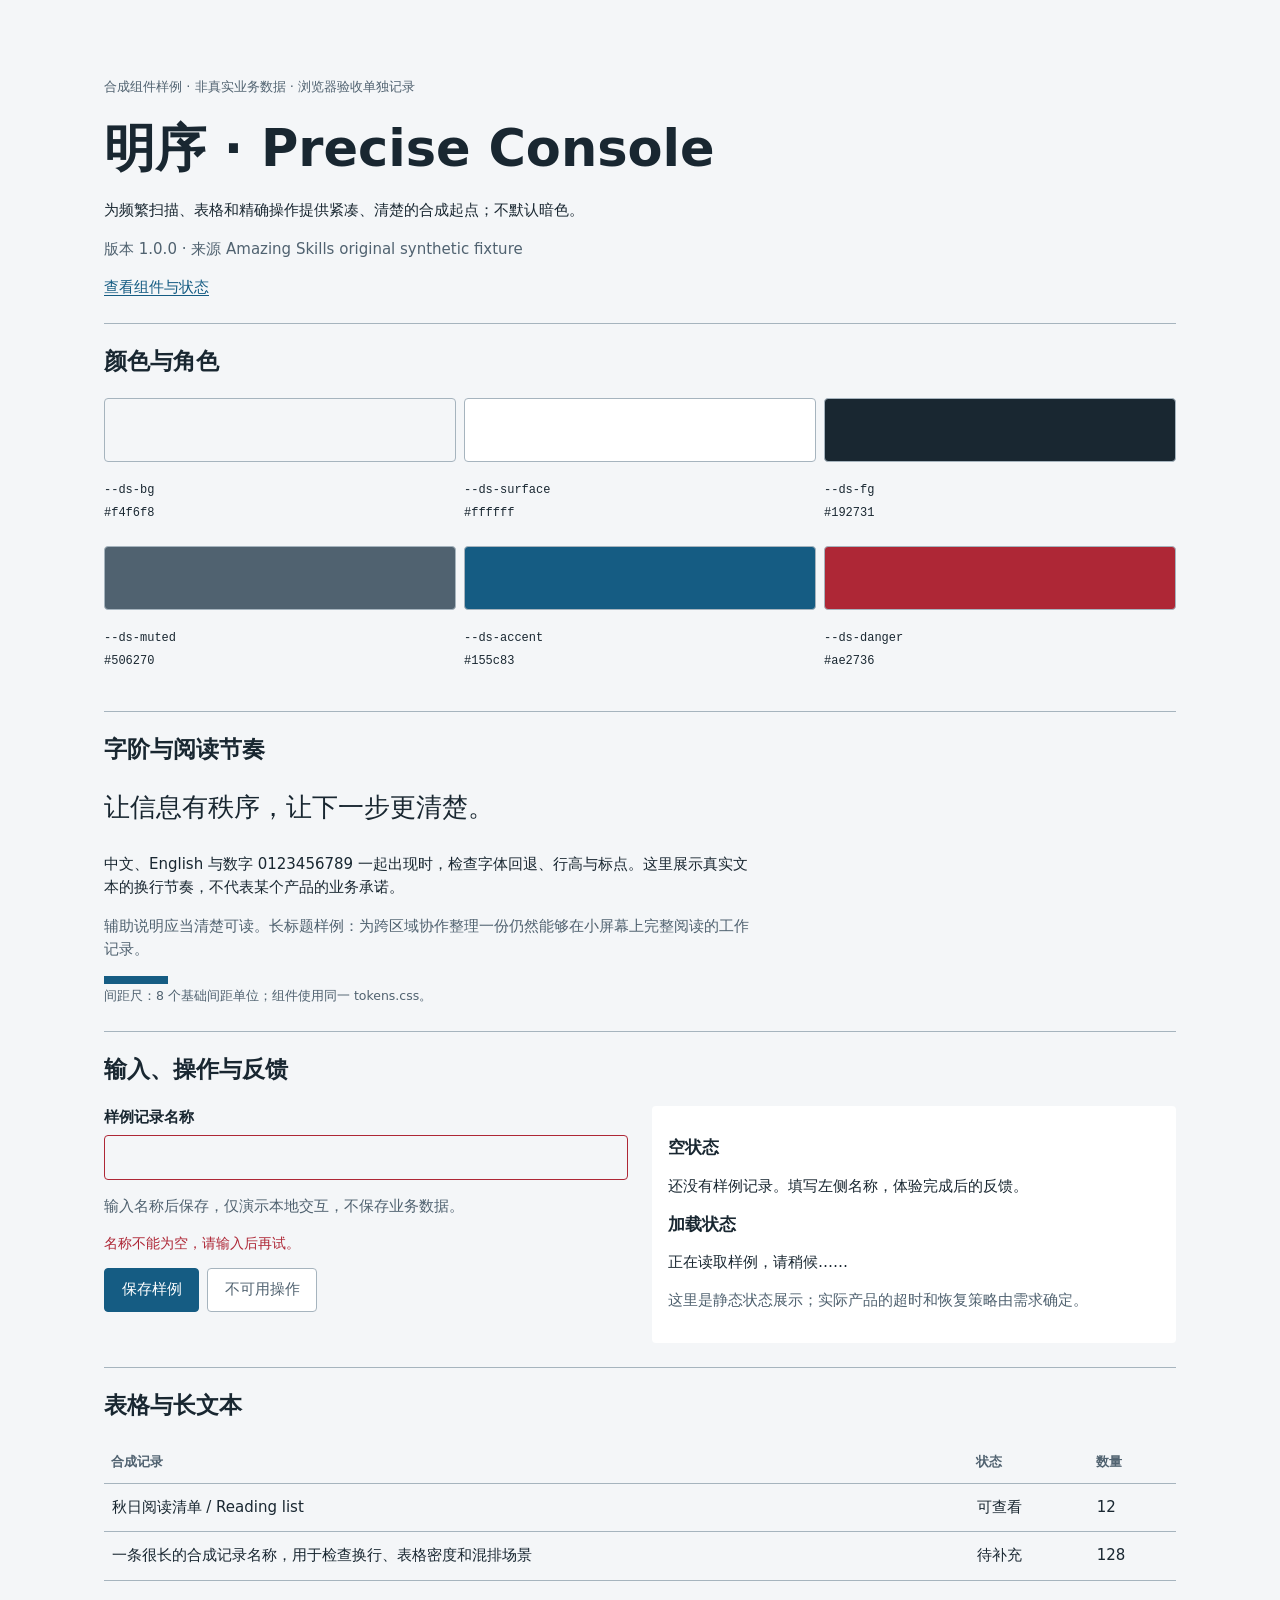
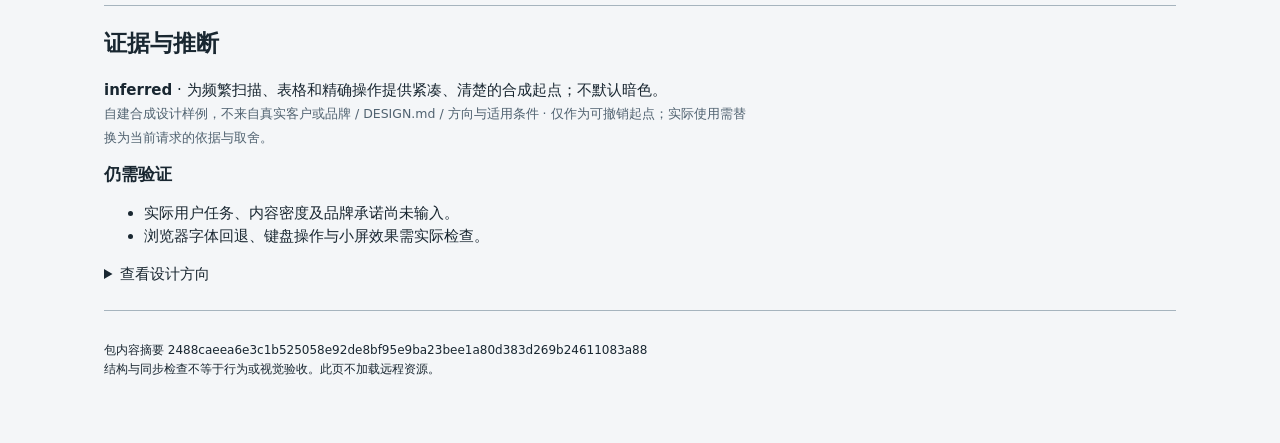
<file: skills/design-reference-extraction/assets/systems/precise-console/design-preview.html>
<!doctype html>
<html lang="zh-CN">
<head>
<meta charset="utf-8"><meta name="viewport" content="width=device-width,initial-scale=1">
<meta http-equiv="Content-Security-Policy" content="default-src 'none'; style-src 'unsafe-inline'; script-src 'unsafe-inline'; base-uri 'none'; form-action 'none'">
<title>明序 · Precise Console · 组件预览</title>
<style>
:root {
  --ds-bg: #f4f6f8;
  --ds-surface: #ffffff;
  --ds-fg: #192731;
  --ds-muted: #506270;
  --ds-border: #a6b4be;
  --ds-accent: #155c83;
  --ds-accent-on: #ffffff;
  --ds-danger: #ae2736;
  --ds-font-body: system-ui, "Noto Sans SC", "PingFang SC", sans-serif;
  --ds-font-display: system-ui, "Noto Sans SC", "PingFang SC", sans-serif;
  --ds-space: 8px;
  --ds-radius: 4px;
  --ds-content: 1200px;
  --ds-text: 15px;
  --ds-leading: 1.55;
  --ds-control: 44px;
}

*{box-sizing:border-box}html{background:var(--ds-bg);color:var(--ds-fg);font-family:var(--ds-font-body);font-size:var(--ds-text);line-height:var(--ds-leading)}body{margin:0}::selection{background:var(--ds-accent);color:var(--ds-accent-on)}main{max-width:var(--ds-content);margin:auto;padding:clamp(20px,5vw,64px)}a{color:var(--ds-accent);text-underline-offset:.2em}h1,h2,h3{font-family:var(--ds-font-display);line-height:1.2;overflow-wrap:anywhere}h1{font-size:clamp(2rem,5vw,3.4rem);max-width:20ch;margin:.4em 0}h2{font-size:1.5rem;margin:0 0 1em}h3{font-size:1.1rem}p{max-width:68ch}header{padding-bottom:calc(var(--ds-space)*3);border-bottom:1px solid var(--ds-border)}.muted,small{color:var(--ds-muted)}.notice{font-size:.875rem}.section{padding:calc(var(--ds-space)*3) 0;border-bottom:1px solid var(--ds-border)}.swatches{display:grid;grid-template-columns:repeat(3,minmax(0,1fr));gap:var(--ds-space)}.swatch{min-width:0}.color{height:64px;border:1px solid var(--ds-border);border-radius:var(--ds-radius)}code{font-size:.8rem;overflow-wrap:anywhere}code,pre{font-family:ui-monospace,SFMono-Regular,Consolas,"Noto Sans SC",monospace}pre{white-space:pre-wrap;overflow-wrap:anywhere}label{display:block;margin-bottom:.4rem;font-weight:600}input,button{font:inherit;min-height:var(--ds-control);border-radius:var(--ds-radius)}input{width:100%;padding:.65em .8em;color:var(--ds-fg);background:var(--ds-bg);border:1px solid var(--ds-border);caret-color:var(--ds-accent)}input[aria-invalid=true]{border-color:var(--ds-danger)}button{padding:.6em 1.1em;border:1px solid var(--ds-accent);background:var(--ds-accent);color:var(--ds-accent-on);cursor:pointer}button:hover:not(:disabled){text-decoration:underline;text-underline-offset:.2em}button:disabled{background:var(--ds-surface);color:var(--ds-muted);border-color:var(--ds-border);cursor:not-allowed}a:focus-visible,button:focus-visible,input:focus-visible,summary:focus-visible,[tabindex]:focus-visible{outline:3px solid var(--ds-accent);outline-offset:4px}.controls{display:flex;gap:var(--ds-space);flex-wrap:wrap;align-items:center}.columns{display:grid;grid-template-columns:1fr 1fr;gap:calc(var(--ds-space)*3)}.error{color:var(--ds-danger);font-size:.9rem}.specimen{font-family:var(--ds-font-display);font-size:1.7rem}.panel{background:var(--ds-surface);padding:calc(var(--ds-space)*2);border-radius:var(--ds-radius)}.table-wrap{overflow:auto}table{border-collapse:collapse;width:100%;font-variant-numeric:tabular-nums}th,td{padding:.8em .5em;border-bottom:1px solid var(--ds-border);text-align:left}th{font-size:.875rem;color:var(--ds-muted)}td:nth-child(2),th:nth-child(2){white-space:nowrap}td:first-child{min-width:12ch;overflow-wrap:anywhere}.ruler{height:var(--ds-space);background:var(--ds-accent);width:calc(var(--ds-space)*8);max-width:100%}summary{cursor:pointer}footer{font-size:.8rem;padding-top:2rem;overflow-wrap:anywhere}@media(max-width:640px){.columns{grid-template-columns:1fr}.swatches{grid-template-columns:repeat(2,minmax(0,1fr))}main{padding:24px 20px}.section{padding:28px 0}}@media(prefers-reduced-motion:reduce){*{scroll-behavior:auto}}
</style></head>
<body><main>
<header><p class="notice muted">合成组件样例 · 非真实业务数据 · 浏览器验收单独记录</p><h1>明序 · Precise Console</h1><p>为频繁扫描、表格和精确操作提供紧凑、清楚的合成起点；不默认暗色。</p><p class="muted">版本 1.0.0 · 来源 Amazing Skills original synthetic fixture</p><a href="#components">查看组件与状态</a></header>
<section class="section" aria-labelledby="palette"><h2 id="palette">颜色与角色</h2><div class="swatches"><div class="swatch"><div class="color" style="background:var(--ds-bg)"></div><p><code>--ds-bg</code><br><code>#f4f6f8</code></p></div><div class="swatch"><div class="color" style="background:var(--ds-surface)"></div><p><code>--ds-surface</code><br><code>#ffffff</code></p></div><div class="swatch"><div class="color" style="background:var(--ds-fg)"></div><p><code>--ds-fg</code><br><code>#192731</code></p></div><div class="swatch"><div class="color" style="background:var(--ds-muted)"></div><p><code>--ds-muted</code><br><code>#506270</code></p></div><div class="swatch"><div class="color" style="background:var(--ds-accent)"></div><p><code>--ds-accent</code><br><code>#155c83</code></p></div><div class="swatch"><div class="color" style="background:var(--ds-danger)"></div><p><code>--ds-danger</code><br><code>#ae2736</code></p></div></div></section>
<section class="section"><h2>字阶与阅读节奏</h2><p class="specimen">让信息有秩序，让下一步更清楚。</p><p>中文、English 与数字 0123456789 一起出现时，检查字体回退、行高与标点。这里展示真实文本的换行节奏，不代表某个产品的业务承诺。</p><p class="muted">辅助说明应当清楚可读。长标题样例：为跨区域协作整理一份仍然能够在小屏幕上完整阅读的工作记录。</p><div class="ruler" aria-hidden="true"></div><small>间距尺：8 个基础间距单位；组件使用同一 tokens.css。</small></section>
<section class="section" id="components"><h2>输入、操作与反馈</h2><div class="columns"><form id="demo-form" novalidate><label for="demo-name">样例记录名称</label><input id="demo-name" name="name" aria-describedby="name-help name-error" aria-invalid="true" autocomplete="off"><p id="name-help" class="muted">输入名称后保存，仅演示本地交互，不保存业务数据。</p><p id="name-error" class="error">名称不能为空，请输入后再试。</p><div class="controls"><button type="submit">保存样例</button><button disabled type="button">不可用操作</button></div><p id="form-status" role="status" aria-live="polite"></p></form><div class="panel"><h3>空状态</h3><p>还没有样例记录。填写左侧名称，体验完成后的反馈。</p><h3>加载状态</h3><p role="status">正在读取样例，请稍候……</p><p class="muted">这里是静态状态展示；实际产品的超时和恢复策略由需求确定。</p></div></div></section>
<section class="section"><h2>表格与长文本</h2><div class="table-wrap" tabindex="0" role="region" aria-label="合成记录表格"><table><thead><tr><th scope="col">合成记录</th><th scope="col">状态</th><th scope="col">数量</th></tr></thead><tbody><tr><td>秋日阅读清单 / Reading list</td><td>可查看</td><td>12</td></tr><tr><td>一条很长的合成记录名称，用于检查换行、表格密度和混排场景</td><td>待补充</td><td>128</td></tr></tbody></table></div></section>
<section class="section"><h2>证据与推断</h2><p><strong>inferred</strong> · 为频繁扫描、表格和精确操作提供紧凑、清楚的合成起点；不默认暗色。<br><small>自建合成设计样例，不来自真实客户或品牌 / DESIGN.md / 方向与适用条件 · 仅作为可撤销起点；实际使用需替换为当前请求的依据与取舍。</small></p><h3>仍需验证</h3><ul><li>实际用户任务、内容密度及品牌承诺尚未输入。</li><li>浏览器字体回退、键盘操作与小屏效果需实际检查。</li></ul><details><summary>查看设计方向</summary><pre># 明序 · Precise Console

## 方向与适用条件

为频繁扫描、表格和精确操作提供紧凑、清楚的合成起点；不默认暗色。 这是自建合成样例，不是已确认的用户设计，不代表外部品牌。无参考时可以从任务推导新方向，无需选用本样例。

## 颜色与排版

精确值由 tokens.css 单独管理。页面使用 --ds-bg，组件区域使用 --ds-surface，正文使用 --ds-fg，辅助文字使用 --ds-muted；主操作用 --ds-accent 与 --ds-accent-on，错误同时用 --ds-danger 和文字表达。正文与标题消费 --ds-font-body / --ds-font-display；包含中文回退，不加载远程字体。

## 密度与布局

把主要信息放在可扫描行列中，以表头、对齐和间距建立秩序；紧凑不牺牲操作尺寸。 使用 --ds-space 构成间距，--ds-content 限制内容宽度。小屏单列，长文本可换行，表格必要时局部横向滚动，页面整体不横溢。

## 组件与状态

按钮、输入、表格和空状态见 design-preview.html；焦点始终可见，禁用状态有明确文本与原生 disabled。错误保留输入并说明恢复方法，加载与空数据分开。样例数据明确为合成，不引入产品规则或统计。

## 动效与边界

本样例不需要动效。后续按实际任务选择，并尊重减少动态效果偏好。现有项目优先继承既有规范，不通过选择本包覆盖事实。

## 实现与验收

消费 tokens.css，按实际页面核对计算样式。查看桌面和小屏，检查中文混排、长文本、键盘焦点、表单错误及保存反馈。行为检查、视觉检查与未验证分别记录。预览只是组件样例，不代替实际产品验收；完成后使用现有设计锁保护规范与 tokens。
</pre></details></section>
<footer>包内容摘要 2488caeea6e3c1b525058e92de8bf95e9ba23bee1a80d383d269b24611083a88<br>结构与同步检查不等于行为或视觉验收。此页不加载远程资源。</footer>
</main><script>
const form=document.getElementById('demo-form'),field=document.getElementById('demo-name'),error=document.getElementById('name-error'),status=document.getElementById('form-status');
field.addEventListener('input',()=>{if(field.value.trim()){field.setAttribute('aria-invalid','false');error.textContent='';}});
form.addEventListener('submit',event=>{event.preventDefault();if(!field.value.trim()){field.setAttribute('aria-invalid','true');error.textContent='名称不能为空，请输入后再试。';status.textContent='';field.focus();return;}field.setAttribute('aria-invalid','false');error.textContent='';status.textContent='样例已保存：'+field.value.trim()+'（仅当前预览，不持久化）';});
</script></body></html>
</file>
<file: examples/customer-followup/styles.css>
:root{--canvas:#f4f6f2;--surface:#fff;--ink:#182b25;--muted:#52665d;--accent:#24634d;--danger:#9d3b25;--line:#d7e0d7;--space-1:4px;--space-2:8px;--space-3:12px;--space-4:16px;--space-6:24px;--space-8:32px;font-family:-apple-system,BlinkMacSystemFont,"PingFang SC","Microsoft YaHei",sans-serif;color:var(--ink);background:var(--canvas);font-size:16px}*{box-sizing:border-box}[hidden]{display:none!important}body{margin:0}button,input,textarea{font:inherit}button{min-height:44px;border:1px solid var(--line);border-radius:10px;background:var(--surface);color:var(--ink);padding:10px 16px;cursor:pointer;transition:background-color 120ms}button:hover{background:#e7eee7}button:focus-visible,a:focus-visible,input:focus-visible,textarea:focus-visible{outline:3px solid var(--accent);outline-offset:3px}.primary{background:var(--accent);color:white;border-color:var(--accent)}.primary:hover{background:#194b39}.shell{display:grid;grid-template-columns:220px minmax(0,1fr);min-height:100vh}aside{background:#eaf0e8;border-right:1px solid var(--line);padding:36px 20px;display:flex;flex-direction:column}.brand{font-size:28px;font-weight:750;color:var(--ink);text-decoration:none;letter-spacing:2px}.brand span{display:block;font-size:12px;font-weight:400;letter-spacing:0;margin-top:10px;color:var(--muted)}.nav-label{margin:60px 12px 12px;font-size:12px;color:var(--muted)}nav{display:grid;gap:8px}nav button{display:flex;justify-content:space-between;border-color:transparent;background:transparent;text-align:left;font-size:14px}nav button[aria-pressed=true]{background:#dce8d9;font-weight:650;color:var(--accent)}nav span{font-variant-numeric:tabular-nums}.local-note{margin-top:auto;padding:32px 12px 0;font-size:12px;line-height:1.8;color:var(--muted)}main{width:100%;max-width:1100px;margin:auto;padding:48px 40px 24px;align-self:start}header{display:flex;justify-content:space-between;align-items:center;gap:24px;margin-bottom:32px}.eyebrow{font-size:12px;letter-spacing:1px;color:var(--muted);margin:0 0 16px}h1{font-size:clamp(28px,3vw,38px);letter-spacing:-1px;margin:0;line-height:1.3}.subtitle{font-size:14px;color:var(--muted);line-height:1.6}#summary{display:grid;grid-template-columns:repeat(3,1fr);margin-bottom:32px;border-top:1px solid var(--line);border-bottom:1px solid var(--line);padding:24px 0}#summary div{padding:0 24px;border-right:1px solid var(--line)}#summary div:first-child{padding-left:0}#summary div:last-child{border:0}#summary span,#summary small{display:block;color:var(--muted);font-size:14px}#summary small{font-size:12px}#summary strong{display:block;font-size:40px;font-weight:600;margin:8px 0;font-variant-numeric:tabular-nums}#summary div:first-child strong{color:var(--danger)}.workspace{border:1px solid var(--line);border-radius:16px;background:var(--surface);overflow:hidden}.toolbar{display:flex;justify-content:space-between;align-items:center;gap:24px;padding:24px;border-bottom:1px solid var(--line)}h2{margin:0;font-size:18px}.toolbar p{font-size:12px;color:var(--muted);margin:8px 0 0}.search{max-width:240px;width:100%}input,textarea{display:block;width:100%;padding:12px;border:1px solid var(--line);border-radius:10px;background:var(--surface);color:var(--ink);min-height:44px;font-size:16px}.empty{text-align:center;padding:64px 24px}.empty-mark{display:inline-flex;align-items:center;justify-content:center;font-size:36px;color:var(--accent);margin-bottom:12px}.empty h3{font-size:22px;margin:12px 0}.empty p{font-size:14px;line-height:1.8;color:var(--muted);margin-bottom:24px}ul{list-style:none;padding:0;margin:0}.customer{display:flex;align-items:center;justify-content:space-between;gap:24px;padding:24px;border-bottom:1px solid var(--line)}.customer:last-child{border:0}.customer-info{min-width:0;flex:1}.customer h3{font-size:16px;margin:0 0 10px;overflow-wrap:anywhere;line-height:1.5}.customer p{font-size:14px;color:var(--muted);line-height:1.6;margin:8px 0;overflow-wrap:anywhere}.customer .overdue{color:var(--danger)}.customer details{font-size:12px;line-height:1.7;color:var(--muted);margin-top:12px;overflow-wrap:anywhere}.customer summary{cursor:pointer}.customer button{flex-shrink:0;font-size:14px}.warning{display:flex;align-items:center;justify-content:space-between;gap:16px;background:#fff2e8;color:var(--danger);padding:16px;border:1px solid #dfbfa5;border-radius:10px;margin-bottom:24px;font-size:14px;line-height:1.7}footer{display:flex;justify-content:space-between;gap:16px;font-size:12px;color:var(--muted);padding:24px 0;line-height:1.6}dialog{width:min(460px,calc(100% - 32px));border:1px solid var(--line);border-radius:16px;padding:24px;color:var(--ink);max-height:calc(100dvh - 32px);overflow:auto}dialog::backdrop{background:rgb(24 43 37/.4)}.dialog-header{display:flex;align-items:center;justify-content:space-between}.close{font-size:24px;border:0;padding:0;min-width:44px}form>label{display:block;font-size:14px;margin-top:20px}form input,form textarea{margin-top:8px}.dialog-actions{display:flex;justify-content:flex-end;gap:12px;margin-top:24px}.sr-only{position:absolute;width:1px;height:1px;overflow:hidden;clip-path:inset(50%)}@media(max-width:760px){.shell{display:block}aside{padding:20px;border-right:0;border-bottom:1px solid var(--line)}.brand{font-size:24px}.brand span{display:none}.nav-label,.local-note{display:none}nav{display:flex;margin-top:20px}nav button{flex:1;gap:12px}main{padding:28px 16px 16px}header{align-items:flex-start;flex-direction:column;gap:12px}h1{font-size:28px}.toolbar{align-items:flex-start;flex-direction:column;padding:20px;gap:16px}.search{max-width:none}.customer{padding:20px;flex-direction:column;align-items:flex-start;gap:12px}.customer-info{width:100%}#summary div{padding:0 12px}#summary span{font-size:12px}#summary small{display:none}#summary strong{font-size:32px}footer{flex-direction:column;gap:8px}.warning{align-items:flex-start;flex-direction:column}}@media(prefers-reduced-motion:reduce){button{transition:none}}
</file>
<file: examples/design-system-loop/tokens.css>
:root {
  --ds-bg: #f6f4ed;
  --ds-surface: #eeece3;
  --ds-fg: #252b26;
  --ds-muted: #526052;
  --ds-border: #b3bbad;
  --ds-accent: #245c43;
  --ds-accent-on: #ffffff;
  --ds-danger: #a02f35;
  --ds-font-body: Georgia, "Noto Serif SC", "Songti SC", serif;
  --ds-font-display: Georgia, "Noto Serif SC", "Songti SC", serif;
  --ds-space: 12px;
  --ds-radius: 8px;
  --ds-content: 1080px;
  --ds-text: 16px;
  --ds-leading: 1.65;
  --ds-control: 44px;
}
</file>
<file: examples/design-system-loop/styles.css>
*{box-sizing:border-box}html{background:var(--ds-bg);color:var(--ds-fg);font-family:var(--ds-font-body);font-size:var(--ds-text);line-height:var(--ds-leading)}body{margin:0}::selection{background:var(--ds-accent);color:var(--ds-accent-on)}main{max-width:var(--ds-content);padding:56px 40px;margin:auto}header{padding-bottom:48px;border-bottom:1px solid var(--ds-border)}h1,h2{font-family:var(--ds-font-display);line-height:1.22;overflow-wrap:anywhere}h1{text-wrap:balance;font-size:clamp(2.2rem,5vw,3.7rem);font-weight:600;max-width:14ch;margin:24px 0}h2{font-size:1.55rem;margin:0}p{max-width:64ch}.context,.muted,.hint,footer{color:var(--ds-muted)}.context{font-size:.875rem}.lede{font-size:1.15rem}a{color:var(--ds-accent);text-underline-offset:.25em}.workspace>section{min-width:0}.workspace{display:grid;grid-template-columns:1.25fr 1fr;gap:64px;padding:48px 0}.section-title{display:flex;gap:var(--ds-space);align-items:baseline;justify-content:space-between}.section-title span{font-size:.875rem;font-variant-numeric:tabular-nums;color:var(--ds-muted)}.entry{min-width:0;border-left:1px solid var(--ds-border);padding-left:40px}.entry h2{margin-bottom:24px}label{display:block;font-weight:600;margin-top:20px;margin-bottom:8px}input,textarea,button{font:inherit;border-radius:var(--ds-radius)}input,textarea{display:block;width:100%;border:1px solid var(--ds-border);background:var(--ds-surface);color:var(--ds-fg);padding:12px;caret-color:var(--ds-accent)}input{min-height:var(--ds-control)}textarea{resize:vertical}input[aria-invalid=true]{border-color:var(--ds-danger)}textarea::placeholder{color:var(--ds-muted)}button{cursor:pointer;min-height:var(--ds-control);border:1px solid var(--ds-accent);padding:10px 16px;color:var(--ds-accent-on);background:var(--ds-accent)}button:hover{text-decoration:underline;text-underline-offset:.2em}.hint{font-size:.875rem}#save-status{overflow-wrap:anywhere}.error,#storage-error{color:var(--ds-danger)}.error:empty,#save-status:empty{display:none}a:focus-visible,button:focus-visible,input:focus-visible,textarea:focus-visible{outline:3px solid var(--ds-accent);outline-offset:4px}#empty{padding:24px 0}#books{list-style:none;padding:0;margin:16px 0}#books li{padding:24px 0;border-bottom:1px solid var(--ds-border)}#books h3{font-family:var(--ds-font-display);font-size:1.3rem;font-weight:600;overflow-wrap:anywhere;margin:0}#books p{white-space:pre-wrap;overflow-wrap:anywhere;margin:12px 0}#books button{color:var(--ds-accent);background:transparent;font-size:.875rem;margin-top:8px}footer{border-top:1px solid var(--ds-border);padding-top:24px;font-size:.8rem}#storage-error{padding:16px 0;border-bottom:1px solid var(--ds-border)}@media(max-width:700px){main{padding:24px 20px}header{padding-bottom:28px}h1{margin:20px 0}.workspace{grid-template-columns:1fr;gap:36px;padding:32px 0}.entry{padding:28px 0 0;border-left:0;border-top:1px solid var(--ds-border)}button{max-width:100%}}@media(prefers-reduced-motion:reduce){*{scroll-behavior:auto}}
</file>
<file: examples/project-workbench/styles.css>
:root{--canvas:#f0f7f5;--surface:#ffffff;--rail:#dfeee8;--ink:#134e4a;--muted:#475569;--accent:#134e4a;--on-accent:#ffffff;--line:#bdcfca;--danger:#a02a20;--focus:#0d9488;--space-xs:2px;--space-sm:4px;--space-md:8px;--space-lg:12px;--space-xl:16px;--space-2xl:24px;--space-3xl:32px;--radius:12px;--font:system-ui,-apple-system,"PingFang SC","Microsoft YaHei",sans-serif;--motion:150ms}
*{box-sizing:border-box}[hidden]{display:none!important}body{margin:0;background:var(--canvas);color:var(--ink);font:16px/1.5 var(--font)}button,input,select,textarea{font:inherit;color:inherit}button{min-height:44px;padding:8px 16px;border:1px solid var(--line);border-radius:var(--radius);background:var(--surface);cursor:pointer;transition:background-color var(--motion)}button:hover{background:var(--rail)}button:active{background:var(--canvas)}button:disabled{opacity:.5;cursor:not-allowed}.primary{color:var(--on-accent);background:var(--accent);border-color:var(--accent)}.primary:hover,.primary:active{background:#0f3c38}button:focus-visible,a:focus-visible,input:focus-visible,select:focus-visible,textarea:focus-visible{outline:3px solid var(--focus);outline-offset:3px}input,select,textarea{width:100%;min-height:44px;padding:10px 12px;background:var(--surface);border:1px solid var(--line);border-radius:var(--radius);font-size:16px;caret-color:var(--accent)}label{display:block;font-size:14px;color:var(--muted)}label input,label select,label textarea{margin-top:8px}::placeholder{color:var(--muted)}::selection{background:var(--rail);color:var(--ink)}.shell{display:grid;grid-template-columns:208px minmax(0,1fr);min-height:100vh}aside{padding:32px 20px;background:var(--rail);border-right:1px solid var(--line);display:flex;flex-direction:column}.brand{display:flex;align-items:center;gap:12px;font-size:18px;font-weight:700;color:var(--ink);text-decoration:none}nav{display:grid;gap:8px;margin-top:40px}nav button{text-align:left;background:transparent;border-color:transparent}nav button[aria-pressed="true"]{background:var(--surface);font-weight:650;border-color:var(--line)}.local-note{margin-top:auto;padding-top:40px;font-size:12px;color:var(--muted)}main{min-width:0;padding:32px;max-width:1440px;width:100%}.hook{margin:0 0 32px;padding:16px 0;border-bottom:1px solid var(--line);font-size:18px;font-weight:550;font-variant-numeric:tabular-nums}header{display:flex;align-items:center;justify-content:space-between;gap:24px;margin-bottom:24px}h1{font-size:28px;line-height:1.3;margin:0 0 8px}h2{font-size:18px;margin:0 0 12px}h3{font-size:16px;margin:0 0 8px}header p,.muted{color:var(--muted);font-size:14px;margin:0;line-height:1.7}.toolbar{display:flex;align-items:flex-end;gap:16px;margin-bottom:24px}.toolbar label{width:min(280px,100%)}.board{display:grid;grid-template-columns:repeat(4,minmax(0,1fr));gap:16px}.column{min-width:0}.column-heading{display:flex;justify-content:space-between;gap:12px;border-bottom:1px solid var(--line);padding:12px 0;margin-bottom:16px;font-size:14px}.column-heading span{color:var(--muted);font-variant-numeric:tabular-nums}.project-card{display:block;text-align:left;width:100%;background:var(--surface);margin-bottom:12px;padding:16px;overflow-wrap:anywhere}.project-card strong{display:block;font-size:16px;margin-bottom:12px;font-weight:600}.project-card small{display:block;color:var(--muted);font-size:12px;line-height:1.7}.project-card .overdue{color:var(--danger)}.column-empty{font-size:14px;line-height:1.7;color:var(--muted);padding:8px 0}.empty{padding:24px 0;color:var(--muted)}.list{border:1px solid var(--line);border-radius:var(--radius);background:var(--surface);overflow:hidden}.list:empty{display:none}.list-row{padding:16px 20px;border-bottom:1px solid var(--line);display:flex;justify-content:space-between;align-items:center;gap:24px}.list-row:last-child{border:0}.list-row div{min-width:0}.list-row h3,.list-row p{overflow-wrap:anywhere}.list-row p{font-size:14px;color:var(--muted);margin:8px 0 0}.list-row button{flex-shrink:0}.panel{background:var(--surface);border:1px solid var(--line);border-radius:var(--radius);padding:24px;max-width:760px}.panel label{margin:24px 0 16px;max-width:320px}.chart-row{display:grid;grid-template-columns:70px minmax(0,1fr) 32px;align-items:center;gap:16px;margin-top:24px;font-size:14px}.chart-row strong{font-variant-numeric:tabular-nums;text-align:right}meter{width:100%;height:16px;accent-color:var(--accent)}.warning{display:flex;align-items:center;justify-content:space-between;gap:16px;padding:16px;background:#fff0e8;color:var(--danger);border:1px solid var(--line);border-radius:var(--radius);margin-bottom:24px}.warning p{margin:0;font-size:14px}dialog{width:min(500px,calc(100% - 32px));max-height:calc(100dvh - 32px);overflow:auto;border:1px solid var(--line);border-radius:var(--radius);padding:24px;color:var(--ink);background:var(--surface)}dialog::backdrop{background:rgb(19 78 74/.35)}dialog label{margin-top:20px}.actions{display:flex;justify-content:flex-end;gap:12px;margin-top:24px}#detail-title{overflow-wrap:anywhere}#detail-history{padding-left:20px;margin:0;color:var(--muted);font-size:14px}#detail-history li{padding:12px 0;overflow-wrap:anywhere}dialog h3{margin-top:24px}@media(max-width:1100px){.board{grid-template-columns:repeat(2,minmax(0,1fr))}}@media(max-width:760px){.shell{display:block}aside{padding:20px;border-right:0;border-bottom:1px solid var(--line)}nav{display:flex;flex-wrap:wrap;gap:8px;margin-top:20px}nav button{font-size:14px;padding:8px 12px}.local-note{display:none}main{padding:20px 16px}.hook{font-size:16px;margin-bottom:24px}header{gap:16px}h1{font-size:24px}.toolbar{flex-wrap:wrap}.toolbar label{width:100%}.board{grid-template-columns:1fr;gap:24px}.list-row{padding:16px;align-items:flex-start;flex-direction:column;gap:12px}.warning{align-items:flex-start;flex-direction:column}.chart-row{gap:12px}.panel{padding:20px}}@media(prefers-reduced-motion:reduce){button{transition:none}}
</file>
<file: examples/project-workbench/baseline/styles.css>
:root{--canvas:#f0f7f5;--surface:#ffffff;--rail:#dfeee8;--ink:#134e4a;--muted:#475569;--accent:#134e4a;--on-accent:#ffffff;--line:#bdcfca;--danger:#a02a20;--focus:#0d9488;--space-xs:2px;--space-sm:4px;--space-md:8px;--space-lg:12px;--space-xl:16px;--space-2xl:24px;--space-3xl:32px;--radius:12px;--font:system-ui,-apple-system,"PingFang SC","Microsoft YaHei",sans-serif;--motion:150ms}
*{box-sizing:border-box}[hidden]{display:none!important}body{margin:0;background:var(--canvas);color:var(--ink);font:16px/1.5 var(--font)}button,input,select,textarea{font:inherit;color:inherit}button{min-height:44px;padding:8px 16px;border:1px solid var(--line);border-radius:var(--radius);background:var(--surface);cursor:pointer;transition:background-color var(--motion)}button:hover{background:var(--rail)}button:active{background:var(--canvas)}button:disabled{opacity:.5;cursor:not-allowed}.primary{color:var(--on-accent);background:var(--accent);border-color:var(--accent)}.primary:hover,.primary:active{background:#0f3c38}button:focus-visible,a:focus-visible,input:focus-visible,select:focus-visible,textarea:focus-visible{outline:3px solid var(--focus);outline-offset:3px}input,select,textarea{width:100%;min-height:44px;padding:10px 12px;background:var(--surface);border:1px solid var(--line);border-radius:var(--radius);font-size:16px;caret-color:var(--accent)}label{display:block;font-size:14px;color:var(--muted)}label input,label select,label textarea{margin-top:8px}::placeholder{color:var(--muted)}::selection{background:var(--rail);color:var(--ink)}.shell{display:grid;grid-template-columns:208px minmax(0,1fr);min-height:100vh}aside{padding:32px 20px;background:var(--rail);border-right:1px solid var(--line);display:flex;flex-direction:column}.brand{display:flex;align-items:center;gap:12px;font-size:18px;font-weight:700;color:var(--ink);text-decoration:none}nav{display:grid;gap:8px;margin-top:40px}nav button{text-align:left;background:transparent;border-color:transparent}nav button[aria-pressed="true"]{background:var(--surface);font-weight:650;border-color:var(--line)}.local-note{margin-top:auto;padding-top:40px;font-size:12px;color:var(--muted)}main{min-width:0;padding:32px;max-width:1440px;width:100%}.hook{margin:0 0 32px;padding:16px 0;border-bottom:1px solid var(--line);font-size:18px;font-weight:550;font-variant-numeric:tabular-nums}header{display:flex;align-items:center;justify-content:space-between;gap:24px;margin-bottom:24px}h1{font-size:28px;line-height:1.3;margin:0 0 8px}h2{font-size:18px;margin:0 0 12px}h3{font-size:16px;margin:0 0 8px}header p,.muted{color:var(--muted);font-size:14px;margin:0;line-height:1.7}.toolbar{display:flex;align-items:flex-end;gap:16px;margin-bottom:24px}.toolbar label{width:min(280px,100%)}.board{display:grid;grid-template-columns:repeat(4,minmax(0,1fr));gap:16px}.column{min-width:0}.column-heading{display:flex;justify-content:space-between;gap:12px;border-bottom:1px solid var(--line);padding:12px 0;margin-bottom:16px;font-size:14px}.column-heading span{color:var(--muted);font-variant-numeric:tabular-nums}.project-card{display:block;text-align:left;width:100%;background:var(--surface);margin-bottom:12px;padding:16px;overflow-wrap:anywhere}.project-card strong{display:block;font-size:16px;margin-bottom:12px;font-weight:600}.project-card small{display:block;color:var(--muted);font-size:12px;line-height:1.7}.project-card .overdue{color:var(--danger)}.column-empty{font-size:14px;line-height:1.7;color:var(--muted);padding:8px 0}.empty{padding:24px 0;color:var(--muted)}.list{border:1px solid var(--line);border-radius:var(--radius);background:var(--surface);overflow:hidden}.list:empty{display:none}.list-row{padding:16px 20px;border-bottom:1px solid var(--line);display:flex;justify-content:space-between;align-items:center;gap:24px}.list-row:last-child{border:0}.list-row div{min-width:0}.list-row h3,.list-row p{overflow-wrap:anywhere}.list-row p{font-size:14px;color:var(--muted);margin:8px 0 0}.list-row button{flex-shrink:0}.panel{background:var(--surface);border:1px solid var(--line);border-radius:var(--radius);padding:24px;max-width:760px}.panel label{margin:24px 0 16px;max-width:320px}.chart-row{display:grid;grid-template-columns:70px minmax(0,1fr) 32px;align-items:center;gap:16px;margin-top:24px;font-size:14px}.chart-row strong{font-variant-numeric:tabular-nums;text-align:right}meter{width:100%;height:16px;accent-color:var(--accent)}.warning{display:flex;align-items:center;justify-content:space-between;gap:16px;padding:16px;background:#fff0e8;color:var(--danger);border:1px solid var(--line);border-radius:var(--radius);margin-bottom:24px}.warning p{margin:0;font-size:14px}dialog{width:min(500px,calc(100% - 32px));max-height:calc(100dvh - 32px);overflow:auto;border:1px solid var(--line);border-radius:var(--radius);padding:24px;color:var(--ink);background:var(--surface)}dialog::backdrop{background:rgb(19 78 74/.35)}dialog label{margin-top:20px}.actions{display:flex;justify-content:flex-end;gap:12px;margin-top:24px}#detail-title{overflow-wrap:anywhere}#detail-history{padding-left:20px;margin:0;color:var(--muted);font-size:14px}#detail-history li{padding:12px 0;overflow-wrap:anywhere}dialog h3{margin-top:24px}@media(max-width:1100px){.board{grid-template-columns:repeat(2,minmax(0,1fr))}}@media(max-width:760px){.shell{display:block}aside{padding:20px;border-right:0;border-bottom:1px solid var(--line)}nav{display:flex;flex-wrap:wrap;gap:8px;margin-top:20px}nav button{font-size:14px;padding:8px 12px}.local-note{display:none}main{padding:20px 16px}.hook{font-size:16px;margin-bottom:24px}header{gap:16px}h1{font-size:24px}.toolbar{flex-wrap:wrap}.toolbar label{width:100%}.board{grid-template-columns:1fr;gap:24px}.list-row{padding:16px;align-items:flex-start;flex-direction:column;gap:12px}.warning{align-items:flex-start;flex-direction:column}.chart-row{gap:12px}.panel{padding:20px}}@media(prefers-reduced-motion:reduce){button{transition:none}}
</file>
